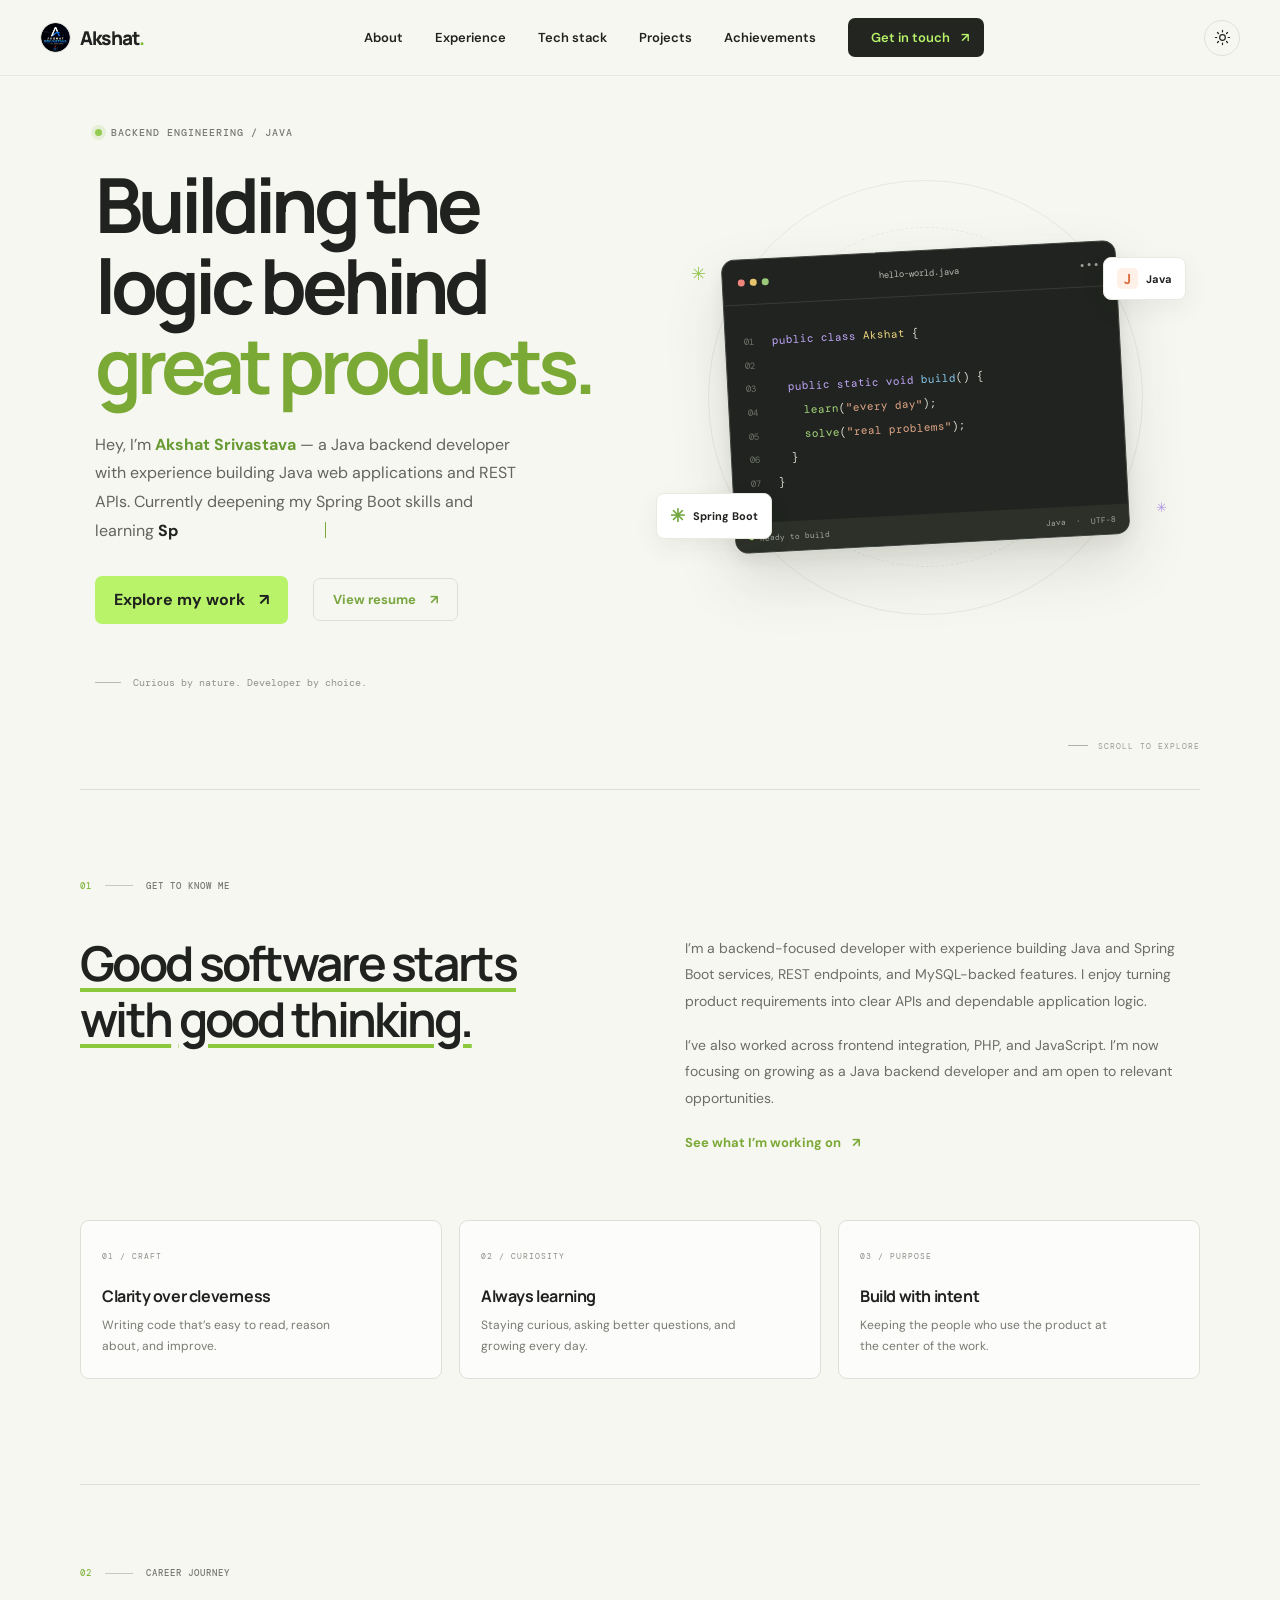
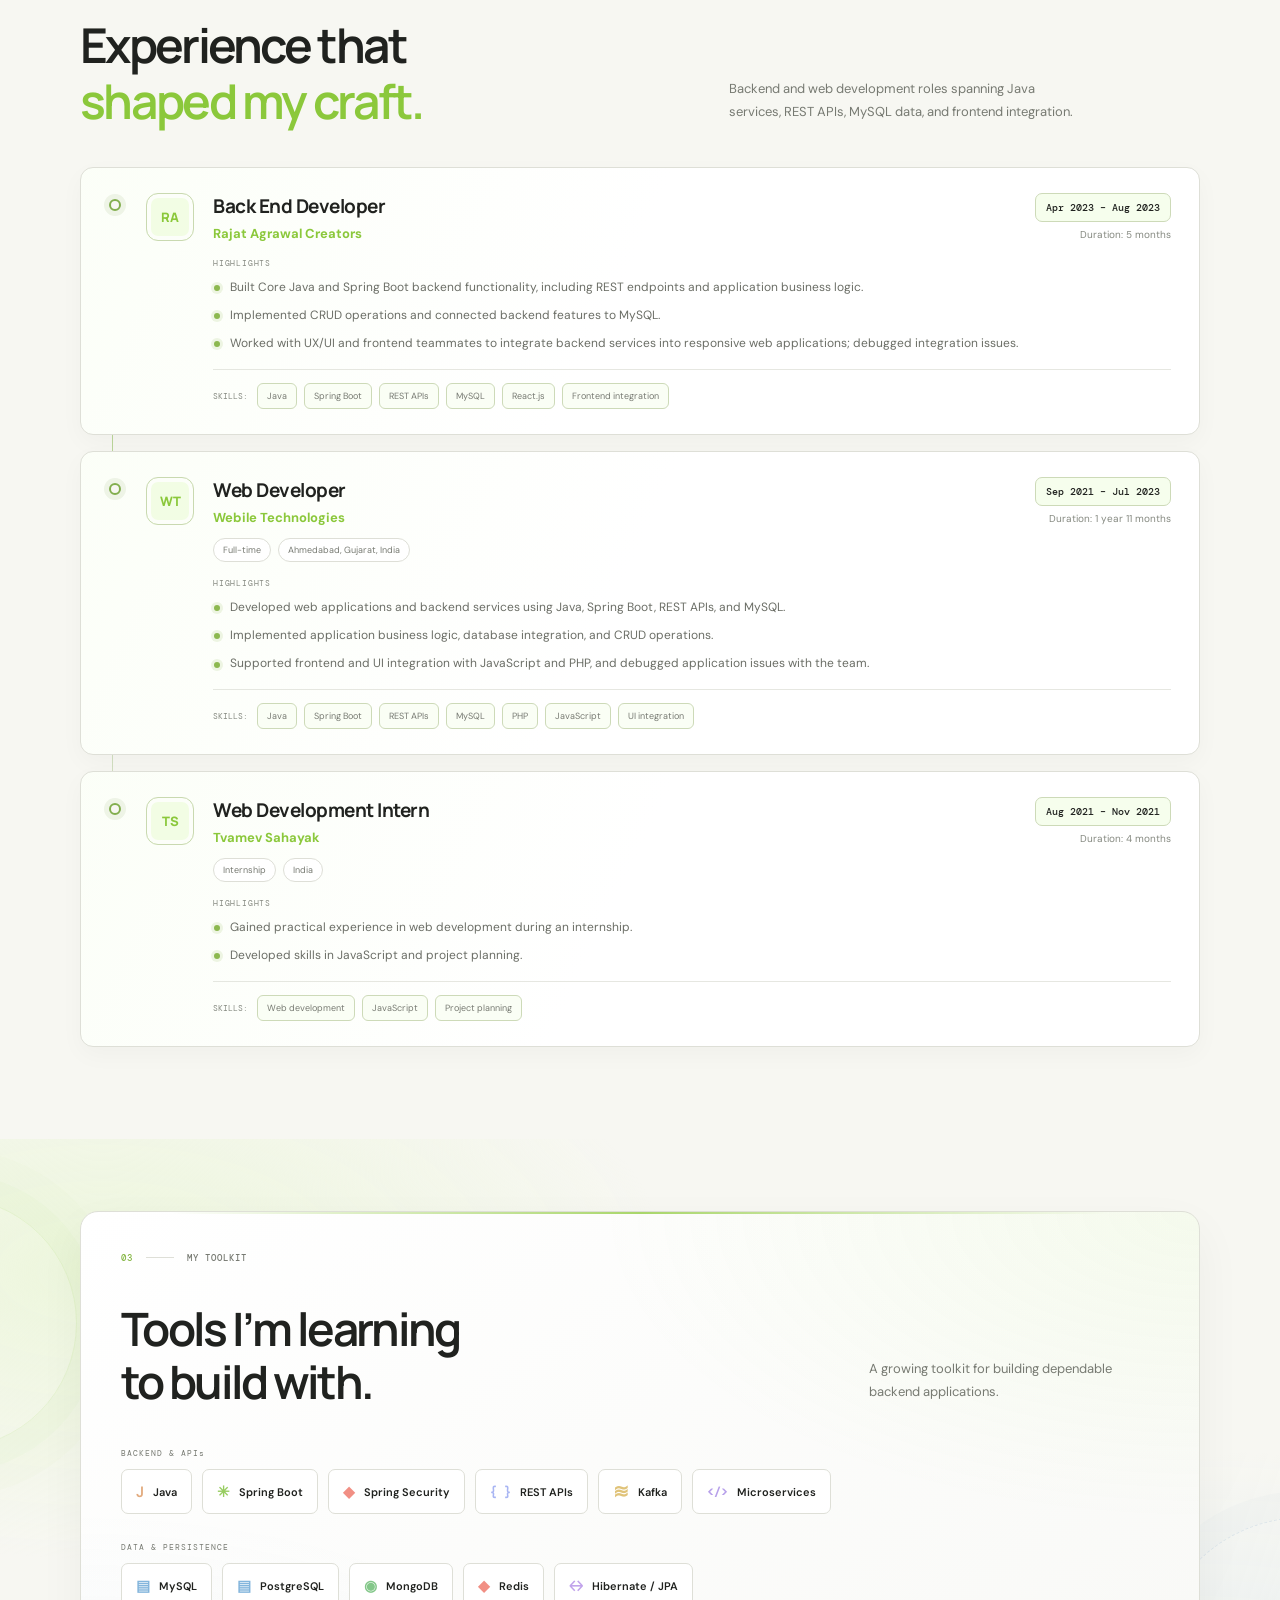
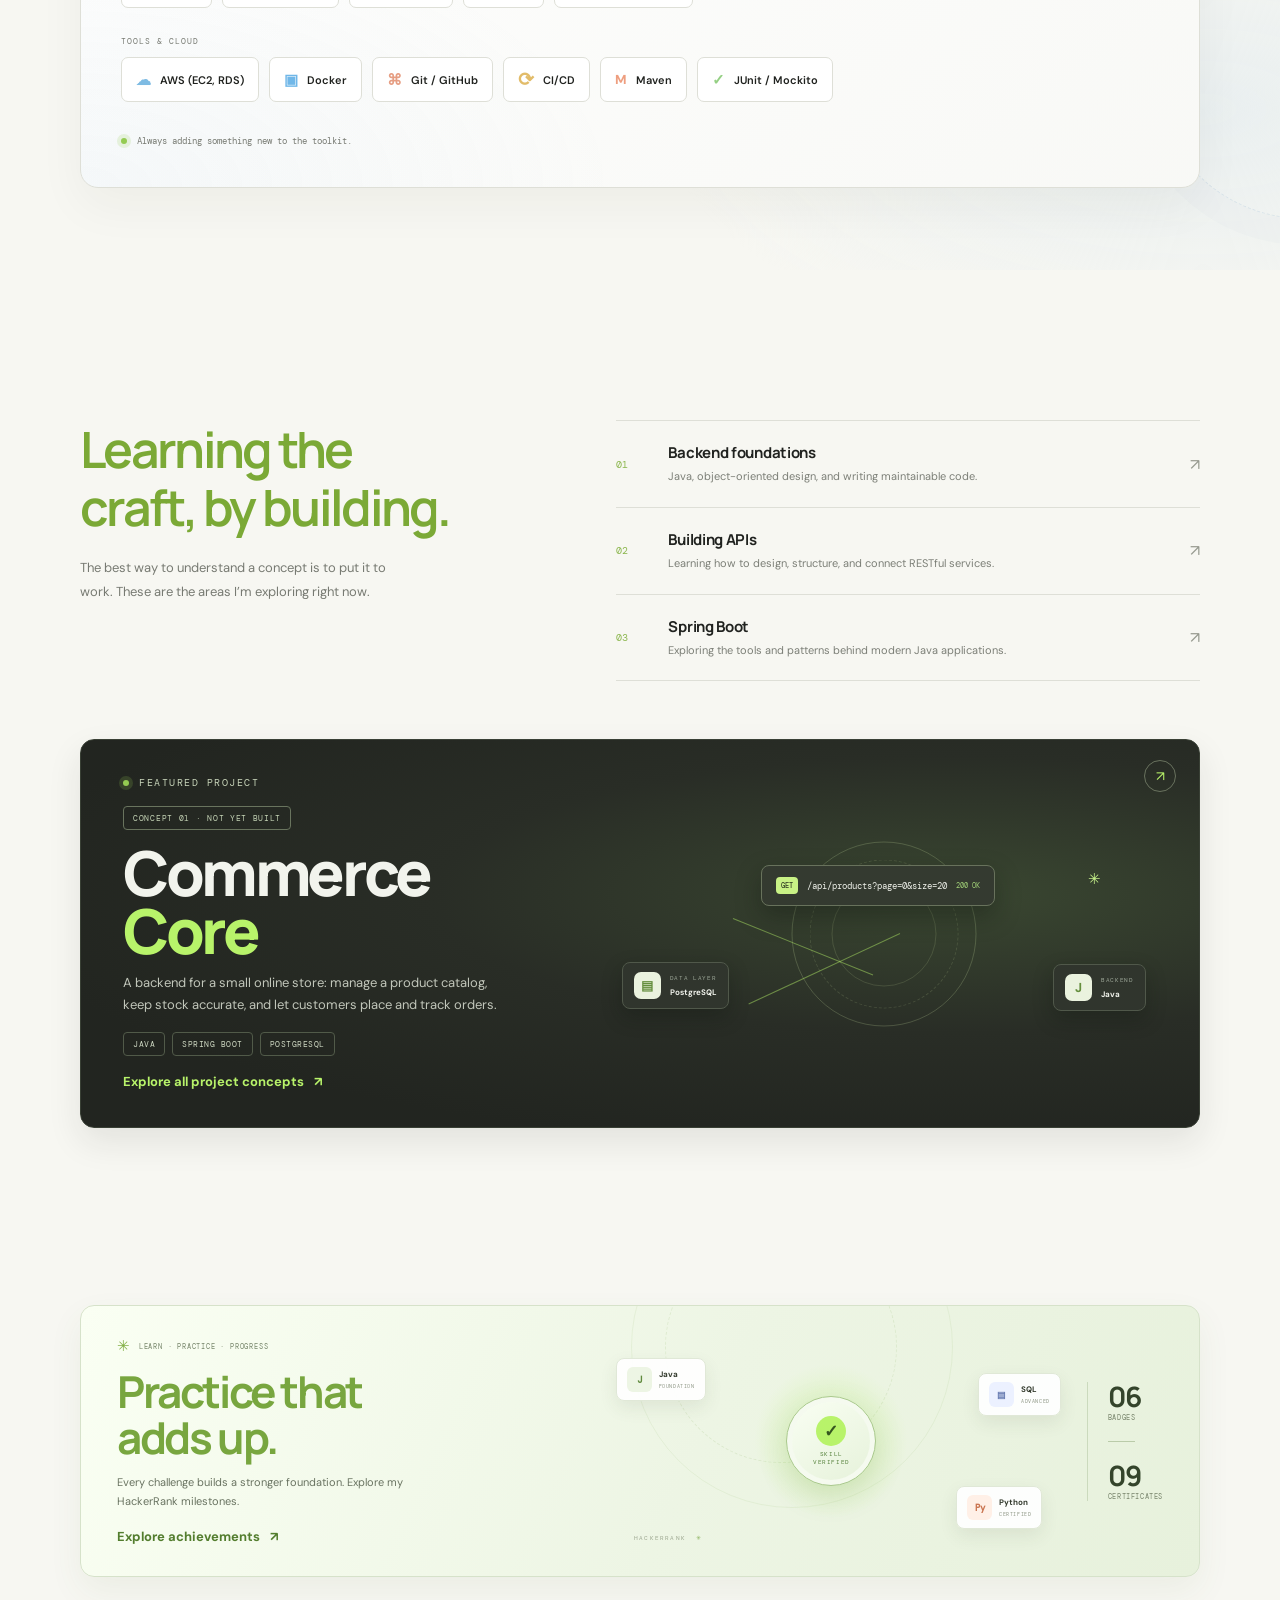
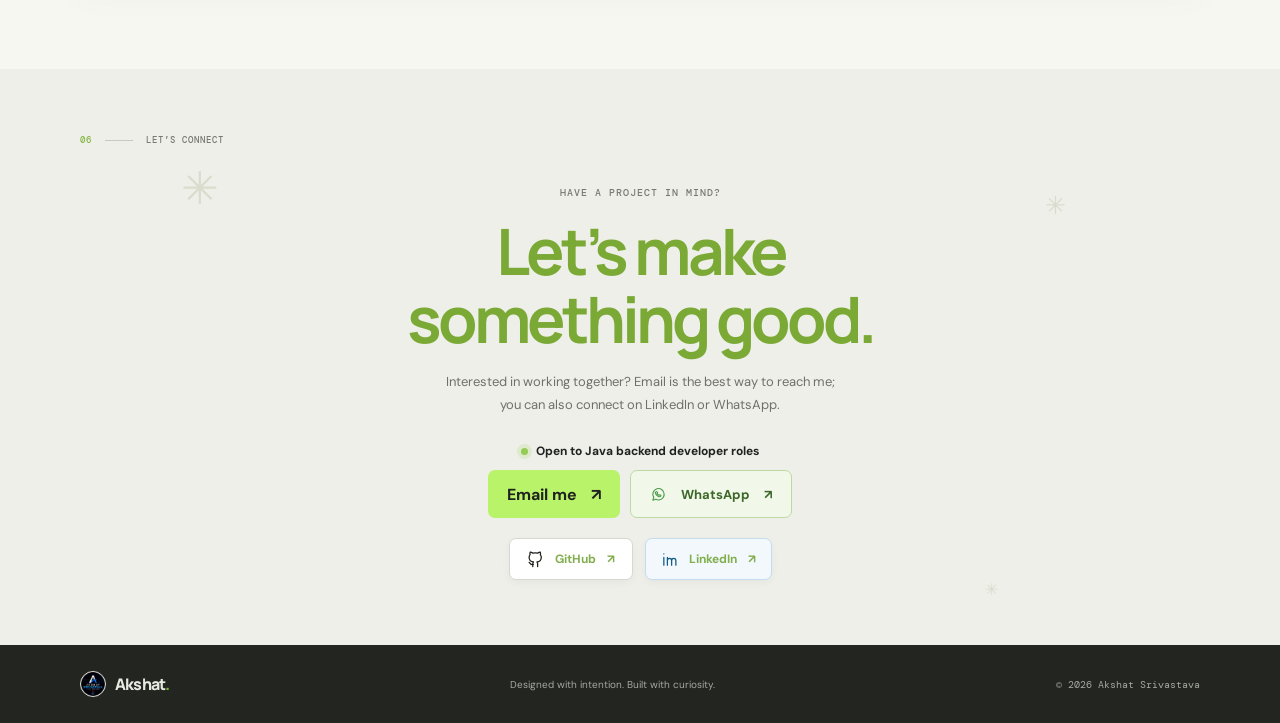
<file: index.html>
<!doctype html>
<html lang="en">
<head>
  <meta charset="UTF-8">
  <meta name="viewport" content="width=device-width, initial-scale=1">
  <meta name="theme-color" content="#f7f7f2">
  <meta name="description" content="Akshat Srivastava is a Java backend developer learning Spring Boot and building a strong foundation in backend engineering." data-content-meta="site.description">
  <title data-content-title="site.homeTitle">Akshat Srivastava — Java Backend Developer</title>
  <link rel="icon" type="image/png" href="assets/images/akshat-logo.png?v=2">
  <link rel="icon" type="image/x-icon" href="assets/images/favicon.ico?v=2">
  <link rel="preconnect" href="https://fonts.googleapis.com">
  <link rel="preconnect" href="https://fonts.gstatic.com" crossorigin>
  <link href="https://fonts.googleapis.com/css2?family=DM+Mono:wght@400;500&family=DM+Sans:wght@400;500;600;700&family=Manrope:wght@400;500;600;700;800&display=swap" rel="stylesheet">
  <link rel="stylesheet" href="assets/css/style.css?v=contact-cleanup-1">
  <link rel="stylesheet" href="assets/css/animations.css">
  <link rel="stylesheet" href="assets/css/responsive.css">
</head>
<body>
  <a class="skip-link" href="#main">Skip to content</a>
  <header class="site-header">
    <nav class="nav-shell" aria-label="Main navigation">
      <a class="wordmark" href="#top" aria-label="Akshat Srivastava, home" data-content-attr="site.name" data-content-attribute="aria-label"><img class="wordmark-mark" src="assets/images/akshat-logo.png" alt=""><span><span data-content="site.brand">Akshat</span><span class="wordmark-dot">.</span></span></a>
      <div class="nav-links" id="primary-nav">
        <a href="#about" data-content="navigation.about">About</a>
        <a href="#experience" data-content="navigation.experience">Experience</a>
        <a href="#stack" data-content="navigation.stack">Tech stack</a>
        <a href="pages/projects.html" data-content="navigation.projects">Projects</a>
        <a href="pages/certificates.html" data-content="navigation.achievements">Achievements</a>
        <a class="nav-cta" href="#contact"><span data-content="navigation.contact">Get in touch</span> <span aria-hidden="true">↗</span></a>
      </div>
      <button class="theme-toggle" type="button" aria-label="Switch to dark theme" title="Toggle theme">
        <svg class="sun-icon" viewBox="0 0 24 24" aria-hidden="true"><circle cx="12" cy="12" r="4"></circle><path d="M12 2v2m0 16v2M4.93 4.93l1.42 1.42m11.3 11.3 1.42 1.42M2 12h2m16 0h2M4.93 19.07l1.42-1.42m11.3-11.3 1.42-1.42"></path></svg>
        <svg class="moon-icon" viewBox="0 0 24 24" aria-hidden="true"><path d="M20.5 14.2A8.5 8.5 0 0 1 9.8 3.5 8.5 8.5 0 1 0 20.5 14.2Z"></path></svg>
      </button>
      <button class="menu-toggle" type="button" aria-label="Open navigation" aria-expanded="false" aria-controls="primary-nav">
        <span></span><span></span>
      </button>
    </nav>
  </header>

  <main id="main">
    <section class="hero section-wrap" id="top">
      <div class="hero-copy">
        <p class="eyebrow"><span class="status-dot"></span> <span data-content="hero.eyebrow">BACKEND ENGINEERING / JAVA</span></p>
        <h1><span data-content="hero.titleLine1">Building the</span><br><span data-content="hero.titleLine2">logic behind</span><br><span class="heading-accent" data-content="hero.titleAccent">great products.</span></h1>
        <p class="hero-description"><span data-content="hero.greeting">Hey, I’m</span> <span class="hero-name" data-content="site.name">Akshat Srivastava</span> — <span data-content="hero.summaryPrefix">a</span> <span data-content="site.role">Java backend developer</span> <span data-content="hero.summary">focused on creating reliable, thoughtful software. Currently learning</span> <span id="typing" class="typing-text">Spring Boot</span><span class="typing-caret" aria-hidden="true"></span></p>
        <div class="hero-actions">
          <a class="button button-primary" href="pages/projects.html"><span data-content="hero.projectsLabel">Explore my work</span> <span aria-hidden="true">↗</span></a>
          <a class="button button-outline" data-content-attr="hero.resumeUrl" href="assets/resume/Akshat-Srivastava-Resume-Placeholder.pdf" target="_blank" rel="noopener noreferrer"><span data-content="hero.resumeLabel">View resume</span> <span aria-hidden="true">↗</span></a>
        </div>
        <div class="hero-note"><span class="note-line"></span><span data-content="hero.note">Curious by nature. Developer by choice.</span></div>
      </div>
      <div class="hero-art" aria-label="Abstract illustration of a Java code editor">
        <div class="art-orbit orbit-one"></div>
        <div class="art-orbit orbit-two"></div>
        <div class="code-window">
          <div class="window-top"><span class="window-dots"><i></i><i></i><i></i></span><span class="window-label">hello-world.java</span><span class="window-menu">•••</span></div>
          <div class="code-content" aria-hidden="true">
            <div><span class="code-line-no">01</span><span class="syntax-purple">public class</span> <span class="syntax-yellow" data-content="site.brand">Akshat</span> {</div>
            <div><span class="code-line-no">02</span>&nbsp;</div>
            <div><span class="code-line-no">03</span>&nbsp;&nbsp;<span class="syntax-purple">public static void</span> <span class="syntax-blue">build</span>() {</div>
            <div><span class="code-line-no">04</span>&nbsp;&nbsp;&nbsp;&nbsp;<span class="syntax-green">learn</span>(<span class="syntax-orange">"every day"</span>);</div>
            <div><span class="code-line-no">05</span>&nbsp;&nbsp;&nbsp;&nbsp;<span class="syntax-green">solve</span>(<span class="syntax-orange">"real problems"</span>);</div>
            <div><span class="code-line-no">06</span>&nbsp;&nbsp;}</div>
            <div><span class="code-line-no">07</span>}</div>
          </div>
          <div class="window-status"><span><i></i> Ready to build</span><span>Java&nbsp; · &nbsp;UTF-8</span></div>
        </div>
        <div class="floating-tag tag-java"><span class="java-mark" id="hero-skill-primary-icon">J</span><span id="hero-skill-primary-name">Java</span></div>
        <div class="floating-tag tag-spring"><span class="spring-mark" id="hero-skill-secondary-icon">✳</span><span id="hero-skill-secondary-name">Spring Boot</span></div>
        <span class="art-spark spark-one" aria-hidden="true">✳</span>
        <span class="art-spark spark-two" aria-hidden="true">✳</span>
      </div>
      <a class="scroll-cue" href="#about"><span></span> SCROLL TO EXPLORE</a>
    </section>

    <section class="about-section section-wrap" id="about">
      <div class="section-kicker"><span>01</span><span class="kicker-rule"></span><span data-content="about.eyebrow">GET TO KNOW ME</span></div>
      <div class="about-grid">
        <h2><span data-content="about.title">Good software starts with</span> <span data-content="about.titleAccent">good thinking.</span></h2>
        <div class="about-copy">
          <p data-content="about.paragraphs.0">I’m a developer building my path in backend engineering. I enjoy understanding how things work under the hood, writing clear code, and turning a tricky problem into a simple solution.</p>
          <p data-content="about.paragraphs.1">Right now, I’m deepening my Java skills and exploring Spring Boot — one project, one concept, and one better solution at a time.</p>
          <a class="text-link" href="pages/projects.html"><span data-content="about.linkLabel">See what I’m working on</span> <span aria-hidden="true">↗</span></a>
        </div>
      </div>
      <div class="principles" id="principle-cards" aria-live="polite"></div>
    </section>

    <section class="experience-section section-wrap" id="experience" aria-labelledby="experience-title">
      <div class="section-kicker"><span>02</span><span class="kicker-rule"></span><span data-content="experience.eyebrow">CAREER JOURNEY</span></div>
      <div class="experience-heading">
        <h2 id="experience-title"><span data-content="experience.title">Experience that</span><br><span data-content="experience.titleAccent">shaped my craft.</span></h2>
        <p data-content="experience.description">Roles where I built web experiences, backend services, and practical problem-solving skills.</p>
      </div>
      <div class="experience-list" id="experience-list" aria-live="polite"></div>
    </section>

    <section class="stack-section" id="stack">
      <div class="section-wrap stack-wrap">
        <div class="section-kicker"><span>03</span><span class="kicker-rule"></span><span data-content="stack.eyebrow">MY TOOLKIT</span></div>
        <div class="stack-heading"><h2><span data-content="stack.title">Tools I’m learning</span><br><span data-content="stack.titleAccent">to build with.</span></h2><p data-content="stack.description">A growing toolkit for building dependable backend applications.</p></div>
        <div class="stack-groups" id="stack-groups" aria-label="Technologies" aria-live="polite"></div>
        <p class="stack-footnote"><span class="status-dot"></span> <span data-content="stack.note">Always adding something new to the toolkit.</span></p>
      </div>
    </section>

    <section class="focus-section section-wrap">
      <div class="section-kicker"><span>04</span><span class="kicker-rule"></span><span data-content="focus.eyebrow">WHAT I’M FOCUSED ON</span></div>
      <div class="focus-grid">
        <div><h2><span data-content="focus.title">Learning the</span><br><span data-content="focus.titleLine2">craft,</span> <span data-content="focus.titleAccent">by building.</span></h2><p class="focus-intro" data-content="focus.description">The best way to understand a concept is to put it to work. These are the areas I’m exploring right now.</p></div>
        <div class="focus-items" id="focus-items" aria-live="polite"></div>
      </div>
      <a class="projects-callout" id="featured-project-callout" href="pages/projects.html" aria-label="Explore Java backend project concepts">
        <div class="project-callout-copy"><span class="callout-label"><span class="status-dot"></span> <span data-content="featured.label">FEATURED PROJECT</span></span><span class="project-concept-label" data-content="featured.concept">CONCEPT 01 · NOT YET BUILT</span><h3 id="featured-project-name">Commerce<br><span>Core</span></h3><p id="featured-project-description">A Java backend concept for products, inventory, and order management—designed around clean APIs and reliable data.</p><div class="project-feature-tags" id="featured-project-tags"><span>JAVA</span><span>SPRING BOOT</span><span>POSTGRESQL</span></div><span class="callout-link"><span data-content="featured.linkLabel">Explore all project concepts</span> <span aria-hidden="true">↗</span></span></div>
        <div class="project-preview-art" aria-hidden="true">
          <div class="preview-orbit"></div>
          <div class="preview-api"><span id="featured-endpoint-method">POST</span><b id="featured-endpoint-path">/api/orders</b><i id="featured-endpoint-status">201 CREATED</i></div>
          <div class="preview-node node-db"><span>▤</span><small>DATA LAYER</small><b id="featured-database-name">PostgreSQL</b></div>
          <div class="preview-node node-java"><span id="featured-backend-icon">J</span><small>BACKEND</small><b id="featured-backend-name">Spring Boot</b></div>
          <div class="preview-connector connector-one"></div><div class="preview-connector connector-two"></div>
          <span class="preview-spark">✳</span>
        </div>
        <span class="project-callout-arrow" aria-hidden="true">↗</span>
      </a>
    </section>

    <section class="home-achievements section-wrap" aria-labelledby="home-achievements-heading">
      <div class="section-kicker"><span>05</span><span class="kicker-rule"></span><span data-content="homeAchievements.eyebrow">HACKERRANK</span></div>
      <a class="home-achievements-content" href="pages/certificates.html" aria-label="View HackerRank badges and certificates" data-content-attr="homeAchievements.accessibleLabel" data-content-attribute="aria-label">
        <div class="achievement-copy"><span class="achievement-overline"><span class="achievement-spark">✳</span> <span data-content="homeAchievements.overline">LEARN · PRACTICE · PROGRESS</span></span><h2 id="home-achievements-heading"><span data-content="homeAchievements.title">Practice that</span><br><span data-content="homeAchievements.titleAccent">adds up.</span></h2><p data-content="homeAchievements.description">Every challenge builds a stronger foundation. Explore my HackerRank milestones.</p><span class="achievement-link"><span data-content="homeAchievements.linkLabel">Explore achievements</span> <span aria-hidden="true">↗</span></span></div>
        <div class="achievement-visual" aria-hidden="true">
          <div class="achievement-glow"></div>
          <div class="achievement-seal"><span>✓</span><small>SKILL<br>VERIFIED</small></div>
          <div class="achievement-minis" id="achievement-minis"></div>
          <div class="achievement-visual-caption">HACKERRANK <span>✳</span></div>
        </div>
        <div class="home-achievement-stats"><div><strong id="home-badge-count">06</strong><span data-content="homeAchievements.badgeCountLabel">BADGES</span></div><i></i><div><strong id="home-certificate-count">09</strong><span data-content="homeAchievements.certificateCountLabel">CERTIFICATES</span></div></div>
      </a>
    </section>

    <section class="contact-section" id="contact">
      <div class="section-wrap contact-wrap">
        <div class="section-kicker"><span>06</span><span class="kicker-rule"></span><span data-content="contact.eyebrow">LET’S CONNECT</span></div>
        <div class="contact-content"><p class="eyebrow" data-content="contact.prompt">HAVE A PROJECT IN MIND?</p><h2><span data-content="contact.title">Let’s make</span><br><span data-content="contact.titleAccent">something good.</span></h2><p class="contact-copy" data-content="contact.description">I’m always open to a conversation about software, ideas, and opportunities to grow.</p><p class="contact-opportunity"><span class="status-dot"></span><span data-content="contact.opportunity">Open to Java Backend opportunities</span></p><a class="contact-email-link" data-content-attr="contact.emailHref" data-content-attribute="href" data-content-label="contact.emailAriaLabel" href="mailto:imakshat24@gmail.com" aria-label="Email Akshat at imakshat24@gmail.com"><span data-content="contact.emailAddress">imakshat24@gmail.com</span><span aria-hidden="true">↗</span></a><div class="contact-actions"><a class="button button-primary" data-content-attr="contact.emailHref" href="mailto:imakshat24@gmail.com"><span data-content="contact.emailLabel">Email me</span> <span aria-hidden="true">↗</span></a><a class="button button-whatsapp" id="whatsapp-link" href="https://wa.me/919914805645" target="_blank" rel="noopener noreferrer"><svg class="whatsapp-mark" viewBox="0 0 24 24" aria-hidden="true"><path d="M20 11.7a8 8 0 0 1-11.8 7L4 20l1.3-4A8 8 0 1 1 20 11.7Z"></path><path d="M9 8.2c.3-.4.6-.4.8-.1l.9 1.5c.1.2.1.4-.1.6l-.5.6c.6 1.1 1.4 1.8 2.5 2.3l.5-.6c.2-.2.4-.2.6-.1l1.5.7c.3.2.3.5.2.8-.2.7-.8 1.1-1.5 1.2-2.6.2-6.4-3.3-6.3-5.9 0-.4.6-.9 1.4-1Z"></path></svg> <span data-content="contact.whatsappLabel">WhatsApp</span> <span aria-hidden="true">↗</span></a></div><div class="social-links" aria-label="Social profiles" data-content-attr="contact.socialAccessibleLabel" data-content-attribute="aria-label"><a class="social-link github-link" data-content-attr="contact.githubUrl" href="https://github.com/akshat303" target="_blank" rel="noopener noreferrer"><svg viewBox="0 0 24 24" aria-hidden="true"><path d="M9 19c-4.3 1.4-4.3-2.5-6-3m12 6v-3.9a3.4 3.4 0 0 0-.9-2.6c3-.3 6.1-1.5 6.1-6.7a5.2 5.2 0 0 0-1.4-3.6 4.8 4.8 0 0 0-.1-3.6s-1.1-.4-3.7 1.4a13 13 0 0 0-6.8 0C5.6 1.2 4.5 1.6 4.5 1.6a4.8 4.8 0 0 0-.1 3.6A5.2 5.2 0 0 0 3 8.8c0 5.2 3.1 6.4 6.1 6.7a3.4 3.4 0 0 0-.9 2.6V22"></path></svg> <span data-content="contact.githubLabel">GitHub</span> <span aria-hidden="true">↗</span></a><a class="social-link linkedin-link" data-content-attr="contact.linkedinUrl" href="https://www.linkedin.com/in/akshat303sri/" target="_blank" rel="noopener noreferrer"><svg viewBox="0 0 24 24" aria-hidden="true"><path d="M4 9v11M4 4v.1M9 20v-6.2c0-2 1.2-3.3 3-3.3s3 1.3 3 3.3V20m0-6.2c0-2 1.2-3.3 3-3.3s3 1.3 3 3.3V20M9 9v11"></path></svg> <span data-content="contact.linkedinLabel">LinkedIn</span> <span aria-hidden="true">↗</span></a></div></div>
        <div class="contact-decoration" aria-hidden="true"><span>✳</span><span>✳</span><span>✳</span></div>
      </div>
    </section>
  </main>

  <footer class="site-footer">
    <div class="footer-inner"><a class="wordmark footer-wordmark" href="#top"><img class="wordmark-mark" src="assets/images/akshat-logo.png" alt=""><span><span data-content="site.brand">Akshat</span><span class="wordmark-dot">.</span></span></a><p data-content="site.tagline">Designed with intention. Built with curiosity.</p><span class="footer-copy">© <span id="year"></span> <span data-content="site.name">Akshat Srivastava</span></span></div>
  </footer>
  <script src="assets/js/main.js"></script>
  <script src="assets/js/theme.js"></script>
  <script src="assets/js/content-data.js"></script>
  <script src="assets/js/site-content.js"></script>
  <script src="assets/js/typing.js"></script>
  <script src="assets/js/portfolio-home.js"></script>
  <script src="assets/js/experience.js"></script>
</body>
</html>
</file>
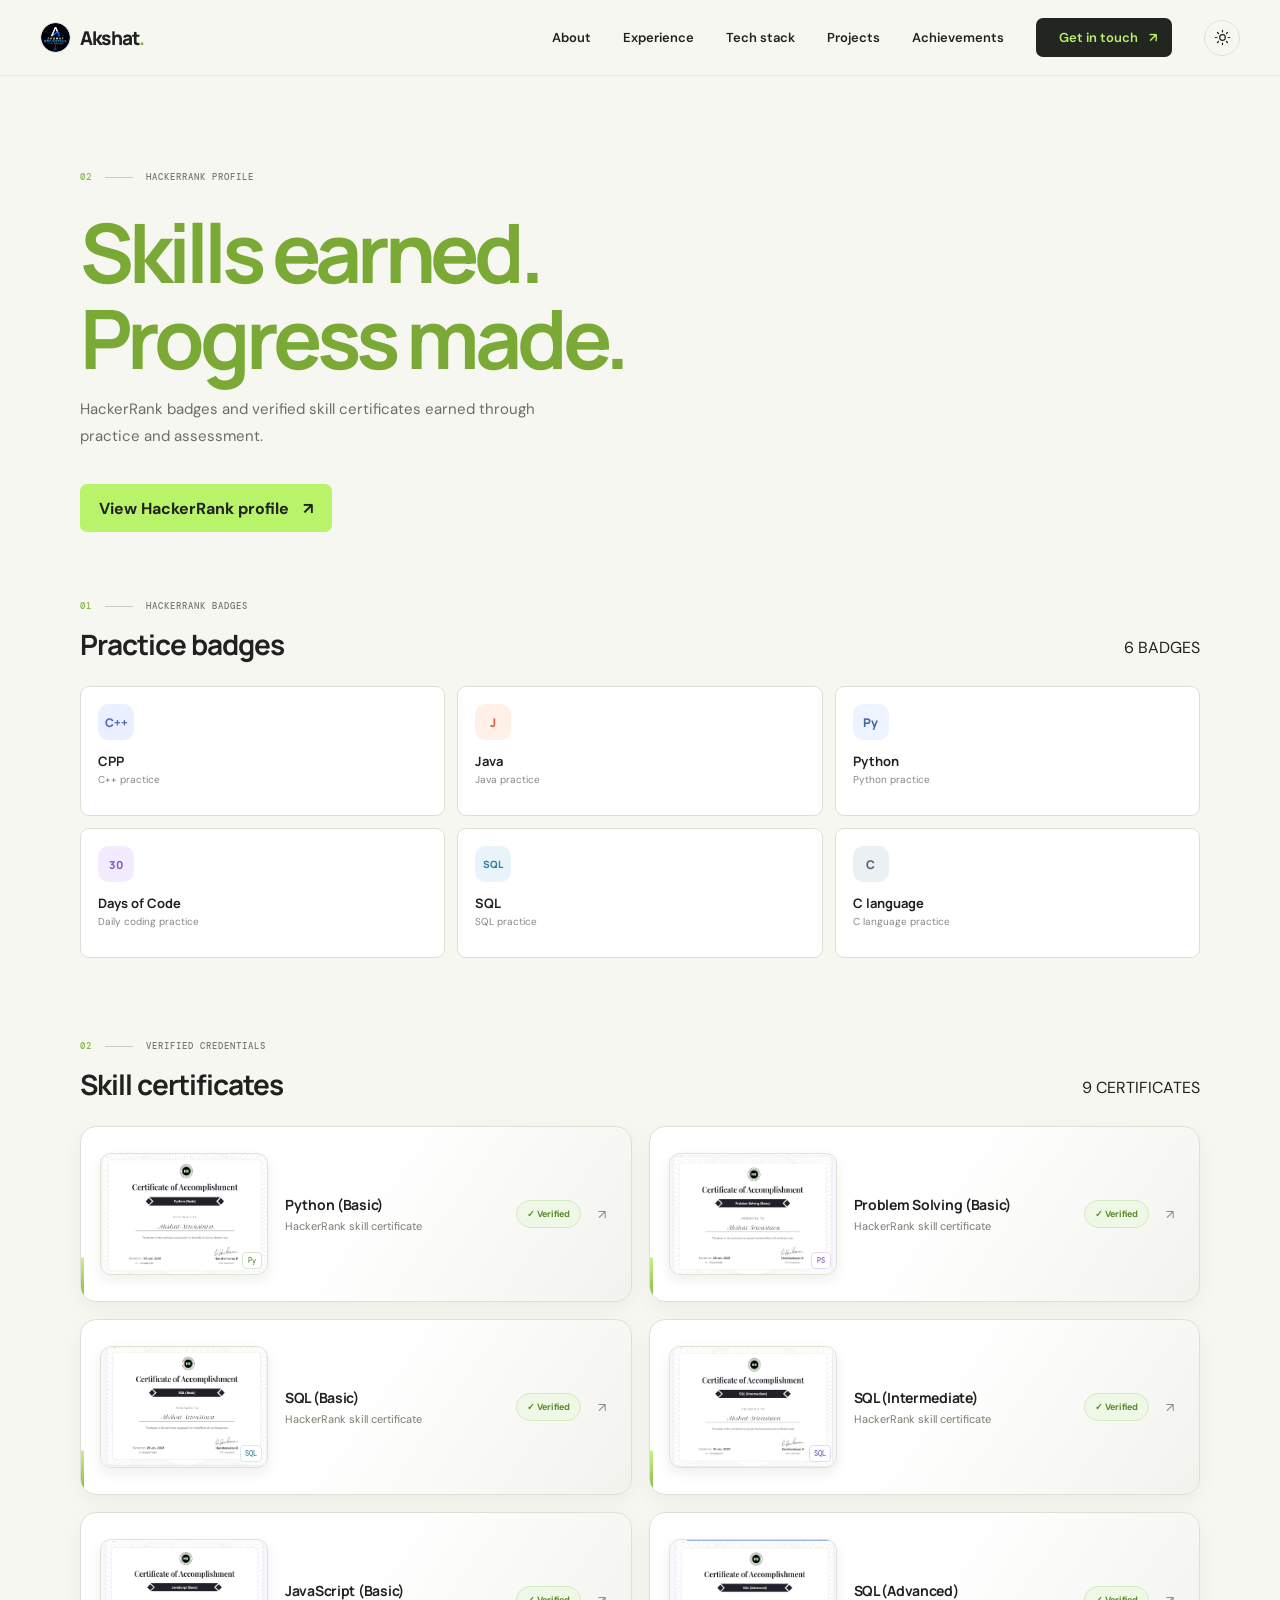
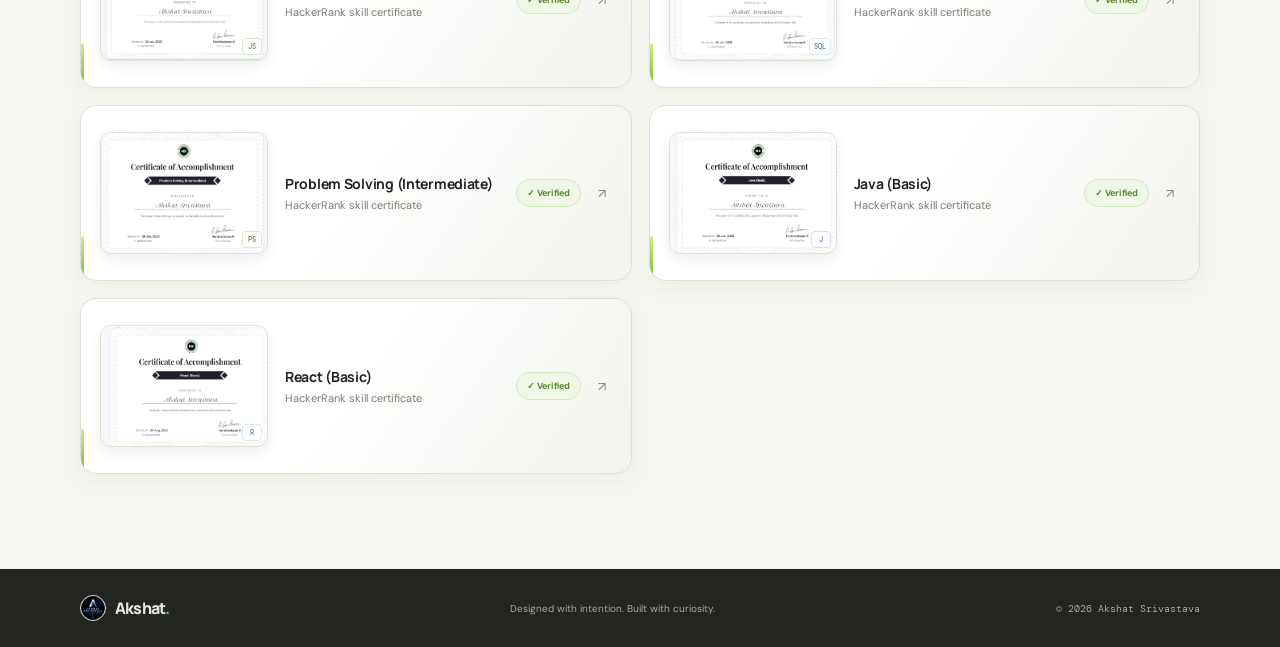
<file: pages/certificates.html>
<!doctype html>
<html lang="en">
<head>
  <meta charset="UTF-8">
  <meta name="viewport" content="width=device-width, initial-scale=1">
  <meta name="theme-color" content="#f7f7f2">
  <meta name="description" content="HackerRank badges and verified skill certificates earned by Akshat Srivastava." data-content-meta="site.achievementsDescription">
  <title data-content-title="site.achievementsTitle">Badges &amp; Certificates — Akshat Srivastava</title>
  <link rel="icon" type="image/png" href="../assets/images/akshat-logo.png?v=2">
  <link rel="icon" type="image/x-icon" href="../assets/images/favicon.ico?v=2">
  <link rel="preconnect" href="https://fonts.googleapis.com">
  <link rel="preconnect" href="https://fonts.gstatic.com" crossorigin>
  <link href="https://fonts.googleapis.com/css2?family=DM+Mono:wght@400;500&family=DM+Sans:wght@400;500;600;700&family=Manrope:wght@400;500;600;700;800&display=swap" rel="stylesheet">
  <link rel="stylesheet" href="../assets/css/style.css">
  <link rel="stylesheet" href="../assets/css/animations.css">
  <link rel="stylesheet" href="../assets/css/responsive.css">
</head>
<body data-content-path="../assets/data/site-content.json">
  <a class="skip-link" href="#main">Skip to content</a>
  <header class="site-header">
    <nav class="nav-shell" aria-label="Main navigation">
      <a class="wordmark" href="../index.html" data-content-attr="site.name" data-content-attribute="aria-label"><img class="wordmark-mark" src="../assets/images/akshat-logo.png" alt=""><span><span data-content="site.brand">Akshat</span><span class="wordmark-dot">.</span></span></a>
      <button class="menu-toggle" type="button" aria-label="Open navigation" aria-expanded="false" aria-controls="primary-nav"><span></span><span></span></button>
      <div class="nav-links" id="primary-nav">
        <a href="../index.html#about" data-content="navigation.about">About</a>
        <a href="../index.html#experience" data-content="navigation.experience">Experience</a>
        <a href="../index.html#stack" data-content="navigation.stack">Tech stack</a>
        <a href="projects.html" data-content="navigation.projects">Projects</a>
        <a href="certificates.html" aria-current="page" data-content="navigation.achievements">Achievements</a>
        <a class="nav-cta" href="../index.html#contact"><span data-content="navigation.contact">Get in touch</span> <span aria-hidden="true">↗</span></a>
        <button class="theme-toggle" type="button" aria-label="Switch to dark theme" title="Toggle theme">
          <svg class="sun-icon" viewBox="0 0 24 24" aria-hidden="true"><circle cx="12" cy="12" r="4"></circle><path d="M12 2v2m0 16v2M4.93 4.93l1.42 1.42m11.3 11.3 1.42 1.42M2 12h2m16 0h2M4.93 19.07l1.42-1.42m11.3-11.3 1.42-1.42"></path></svg>
          <svg class="moon-icon" viewBox="0 0 24 24" aria-hidden="true"><path d="M20.5 14.2A8.5 8.5 0 0 1 9.8 3.5 8.5 8.5 0 1 0 20.5 14.2Z"></path></svg>
        </button>
      </div>
    </nav>
  </header>
  <main class="subpage-main section-wrap" id="main">
    <section class="subpage-hero">
      <div class="section-kicker"><span>02</span><span class="kicker-rule"></span><span data-content="achievementsPage.eyebrow">HACKERRANK PROFILE</span></div>
      <h1><span data-content="achievementsPage.title">Skills earned.</span><br><span data-content="achievementsPage.titleAccent">Progress made.</span></h1>
      <p data-content="achievementsPage.description">HackerRank badges and verified skill certificates earned through practice and assessment.</p>
      <a class="button button-primary profile-button" id="hackerRank-profile-link" href="https://www.hackerrank.com/profile/sri303akshat" target="_blank" rel="noopener noreferrer"><span data-content="achievementsPage.profileLabel">View HackerRank profile</span> <span aria-hidden="true">↗</span></a>
    </section>
    <section class="achievement-section" aria-labelledby="badges-heading">
      <div class="achievement-heading">
        <div><div class="section-kicker"><span>01</span><span class="kicker-rule"></span><span data-content="achievementsPage.badgesEyebrow">HACKERRANK BADGES</span></div><h2 id="badges-heading" data-content="achievementsPage.badgesTitle">Practice badges</h2></div>
        <span class="achievement-count" id="badge-count">6 BADGES</span>
      </div>
      <div class="badge-grid" id="badge-grid" aria-live="polite"></div>
    </section>
    <section class="achievement-section certificates-section" aria-labelledby="certificates-heading">
      <div class="achievement-heading">
        <div><div class="section-kicker"><span>02</span><span class="kicker-rule"></span><span data-content="achievementsPage.certificatesEyebrow">VERIFIED CREDENTIALS</span></div><h2 id="certificates-heading" data-content="achievementsPage.certificatesTitle">Skill certificates</h2></div>
        <span class="achievement-count" id="certificate-count">9 CERTIFICATES</span>
      </div>
      <div class="certificate-grid" id="certificate-grid" aria-live="polite"></div>
    </section>
  </main>
  <footer class="site-footer"><div class="footer-inner"><a class="wordmark footer-wordmark" href="../index.html"><img class="wordmark-mark" src="../assets/images/akshat-logo.png" alt=""><span><span data-content="site.brand">Akshat</span><span class="wordmark-dot">.</span></span></a><p data-content="site.tagline">Designed with intention. Built with curiosity.</p><span class="footer-copy">© <span id="year"></span> <span data-content="site.name">Akshat Srivastava</span></span></div></footer>
  <script src="../assets/js/main.js"></script>
  <script src="../assets/js/theme.js"></script>
  <script src="../assets/js/content-data.js"></script>
  <script src="../assets/js/site-content.js"></script>
  <script src="../assets/js/achievements-page.js"></script>
</body>
</html>
</file>
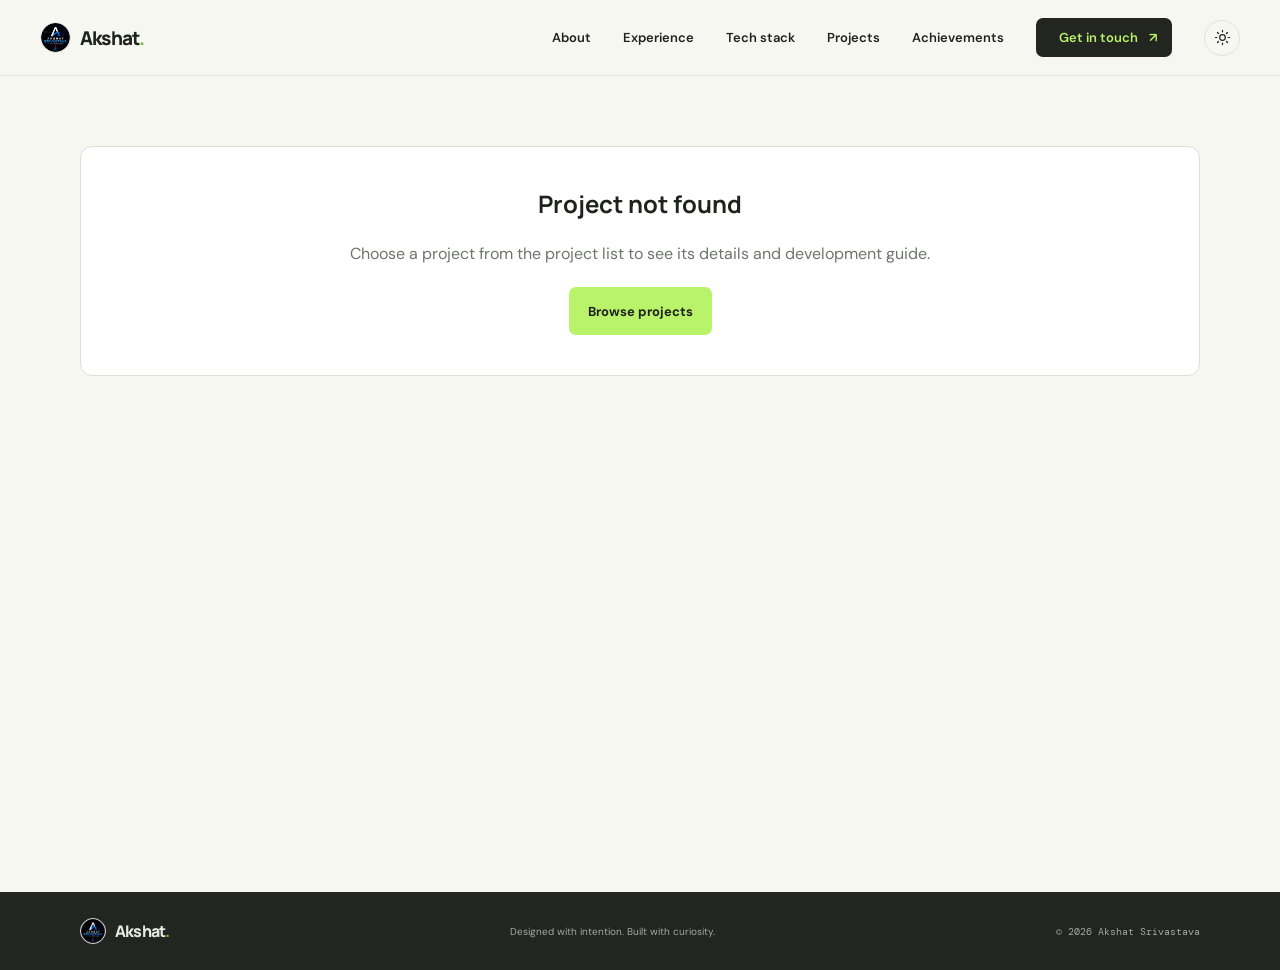
<file: pages/project-details.html>
<!doctype html>
<html lang="en">
<head>
  <meta charset="UTF-8">
  <meta name="viewport" content="width=device-width, initial-scale=1">
  <meta name="theme-color" content="#f7f7f2">
  <meta name="description" content="Project concept details, features, and a practical Java backend development roadmap." data-content-meta="site.projectDetailsDescription">
  <title data-content-title="site.projectTitle">Project details — Akshat Srivastava</title>
  <link rel="icon" type="image/png" href="../assets/images/akshat-logo.png?v=2">
  <link rel="icon" type="image/x-icon" href="../assets/images/favicon.ico?v=2">
  <link rel="preconnect" href="https://fonts.googleapis.com">
  <link rel="preconnect" href="https://fonts.gstatic.com" crossorigin>
  <link href="https://fonts.googleapis.com/css2?family=DM+Mono:wght@400;500&family=DM+Sans:wght@400;500;600;700&family=Manrope:wght@400;500;600;700;800&display=swap" rel="stylesheet">
  <link rel="stylesheet" href="../assets/css/style.css">
  <link rel="stylesheet" href="../assets/css/animations.css">
  <link rel="stylesheet" href="../assets/css/responsive.css">
</head>
<body data-content-path="../assets/data/site-content.json">
  <a class="skip-link" href="#main">Skip to content</a>
  <header class="site-header">
    <nav class="nav-shell" aria-label="Main navigation">
      <a class="wordmark" href="../index.html" data-content-attr="site.name" data-content-attribute="aria-label"><img class="wordmark-mark" src="../assets/images/akshat-logo.png" alt=""><span><span data-content="site.brand">Akshat</span><span class="wordmark-dot">.</span></span></a>
      <button class="menu-toggle" type="button" aria-label="Open navigation" aria-expanded="false" aria-controls="primary-nav"><span></span><span></span></button>
      <div class="nav-links" id="primary-nav">
        <a href="../index.html#about" data-content="navigation.about">About</a>
        <a href="../index.html#experience" data-content="navigation.experience">Experience</a>
        <a href="../index.html#stack" data-content="navigation.stack">Tech stack</a>
        <a href="projects.html" aria-current="page" data-content="navigation.projects">Projects</a>
        <a href="certificates.html" data-content="navigation.achievements">Achievements</a>
        <a class="nav-cta" href="../index.html#contact"><span data-content="navigation.contact">Get in touch</span> <span aria-hidden="true">↗</span></a>
        <button class="theme-toggle" type="button" aria-label="Switch to dark theme" title="Toggle theme">
          <svg class="sun-icon" viewBox="0 0 24 24" aria-hidden="true"><circle cx="12" cy="12" r="4"></circle><path d="M12 2v2m0 16v2M4.93 4.93l1.42 1.42m11.3 11.3 1.42 1.42M2 12h2m16 0h2M4.93 19.07l1.42-1.42m11.3-11.3 1.42-1.42"></path></svg>
          <svg class="moon-icon" viewBox="0 0 24 24" aria-hidden="true"><path d="M20.5 14.2A8.5 8.5 0 0 1 9.8 3.5 8.5 8.5 0 1 0 20.5 14.2Z"></path></svg>
        </button>
      </div>
    </nav>
  </header>
  <main class="subpage-main section-wrap project-detail-page" id="main">
    <div id="project-detail-content" aria-live="polite">
      <p class="project-detail-error">Loading project details…</p>
    </div>
  </main>
  <footer class="site-footer"><div class="footer-inner"><a class="wordmark footer-wordmark" href="../index.html"><img class="wordmark-mark" src="../assets/images/akshat-logo.png" alt=""><span><span data-content="site.brand">Akshat</span><span class="wordmark-dot">.</span></span></a><p data-content="site.tagline">Designed with intention. Built with curiosity.</p><span class="footer-copy">© <span id="year"></span> <span data-content="site.name">Akshat Srivastava</span></span></div></footer>
  <script src="../assets/js/main.js"></script>
  <script src="../assets/js/theme.js"></script>
  <script src="../assets/js/content-data.js"></script>
  <script src="../assets/js/site-content.js"></script>
  <script src="../assets/js/project-details.js"></script>
</body>
</html>
</file>
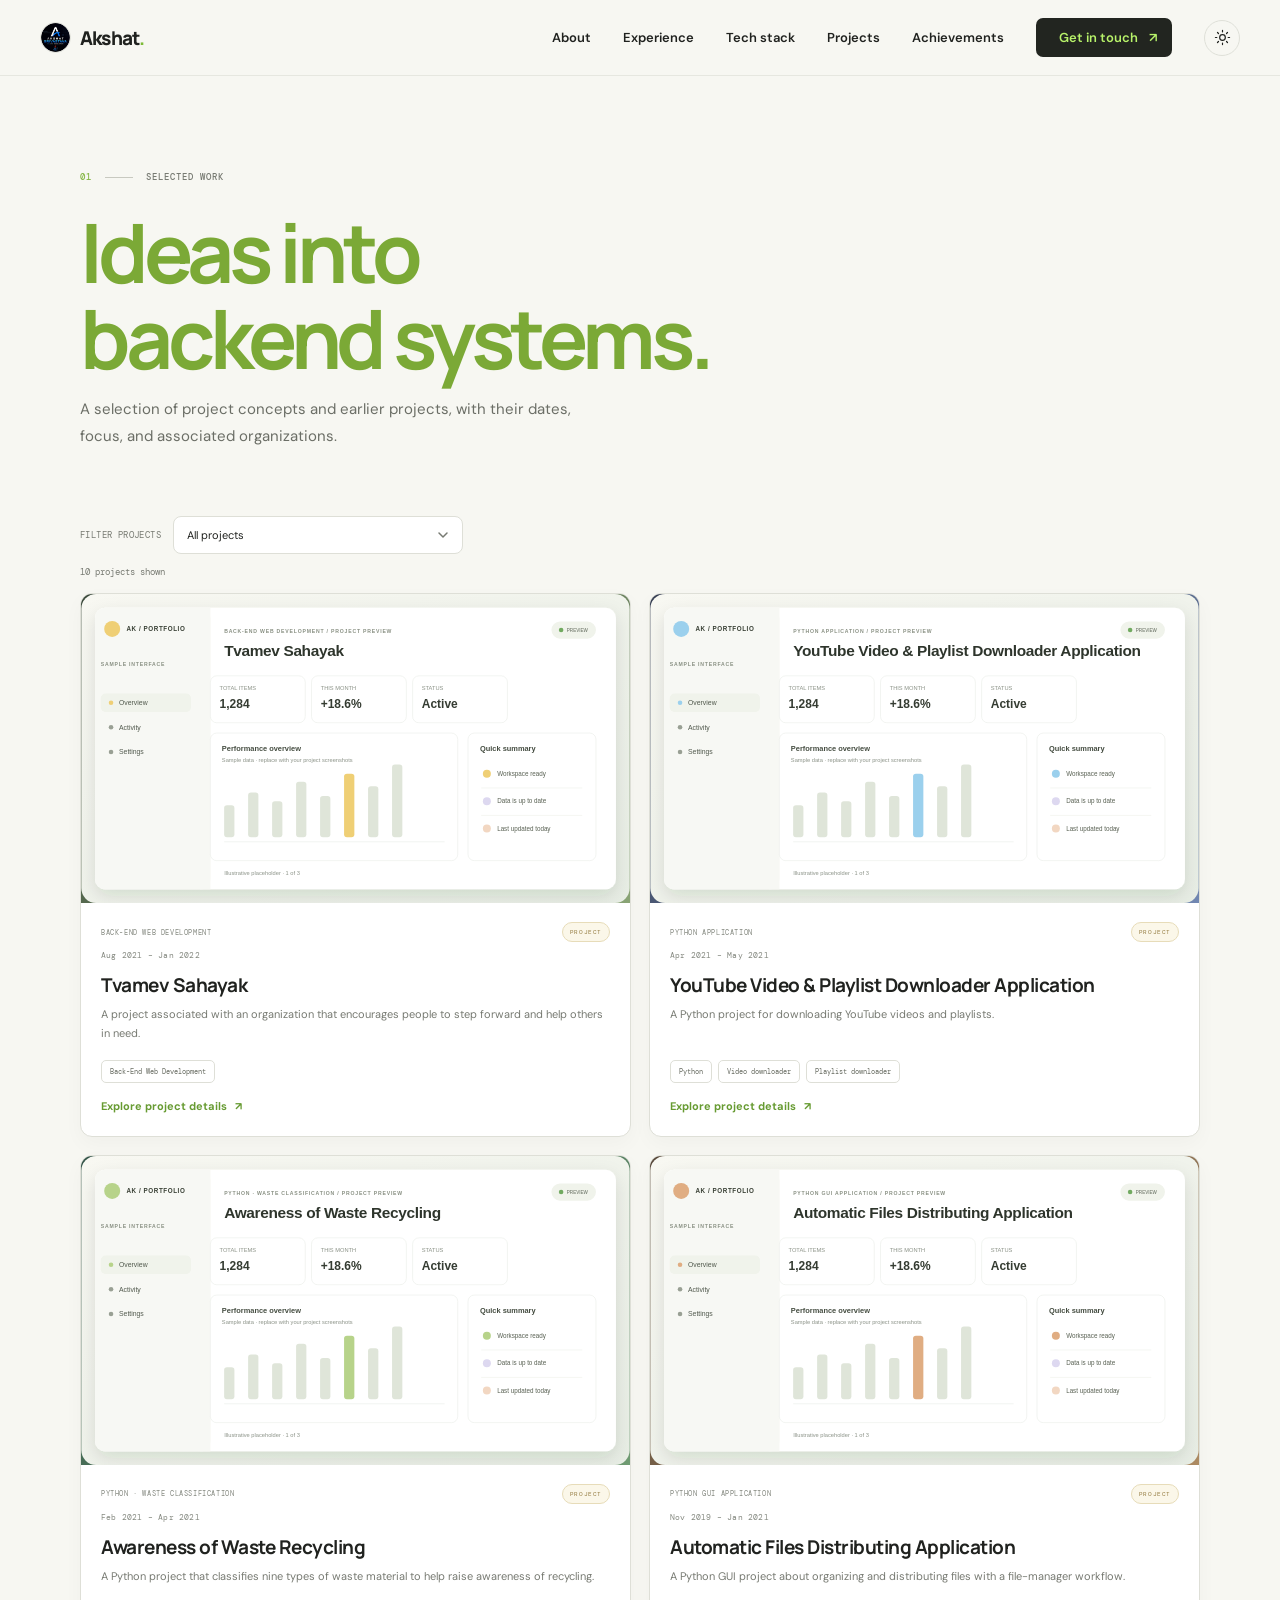
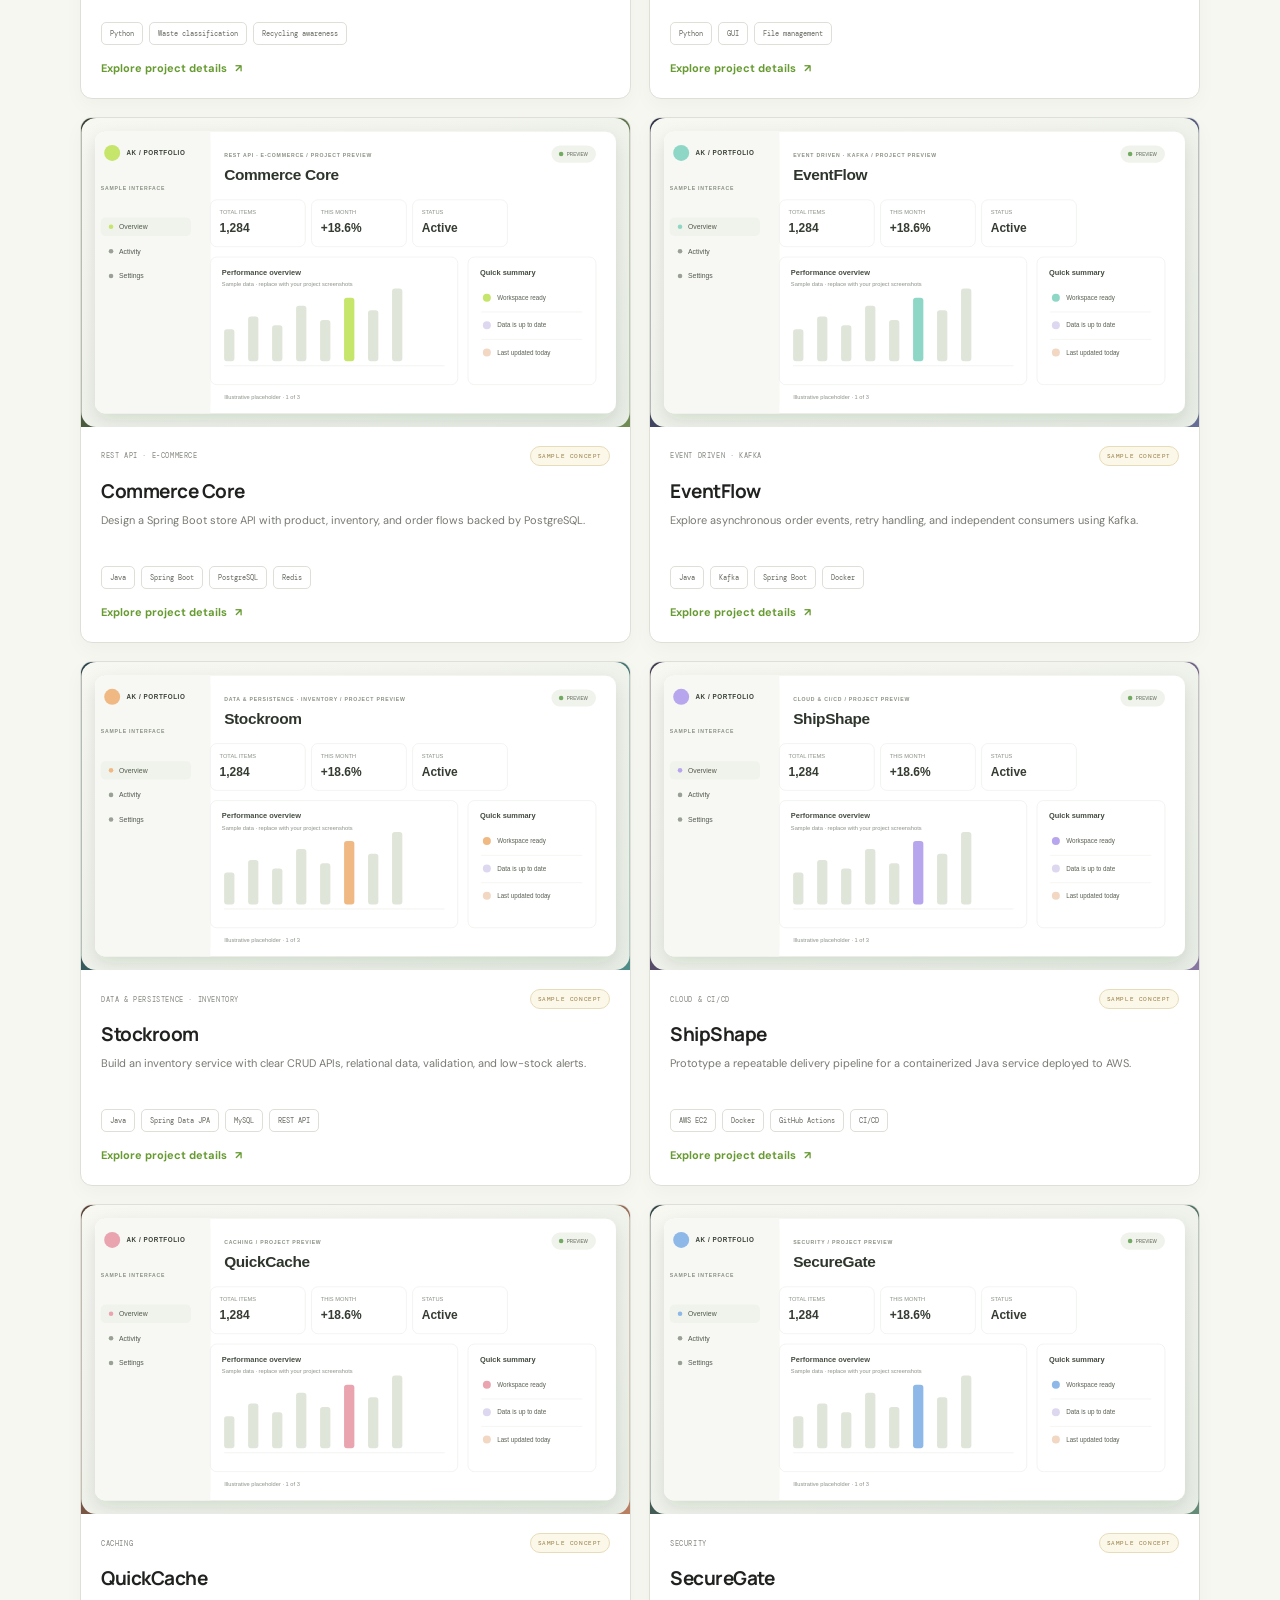
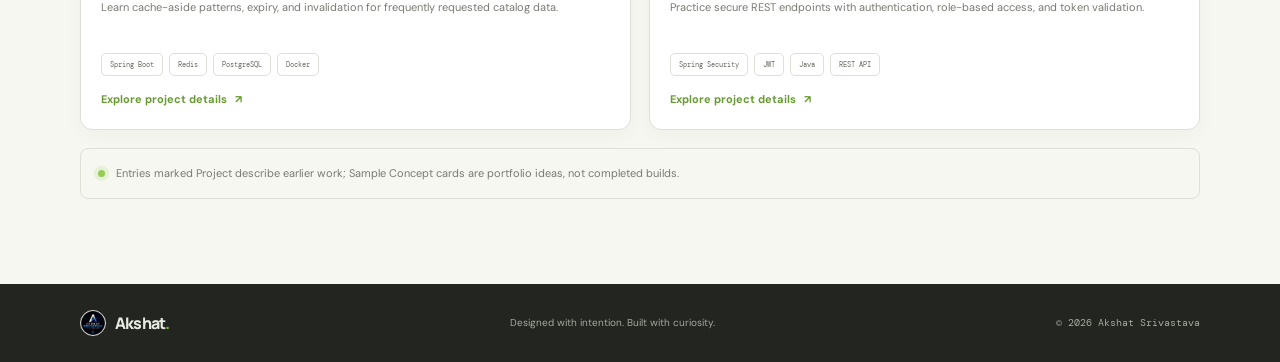
<file: pages/projects.html>
<!doctype html>
<html lang="en">
<head>
  <meta charset="UTF-8">
  <meta name="viewport" content="width=device-width, initial-scale=1">
  <meta name="theme-color" content="#f7f7f2">
  <meta name="description" content="Sample Java backend project concepts for Akshat Srivastava's portfolio." data-content-meta="site.projectsDescription">
  <title data-content-title="site.projectsTitle">Projects — Akshat Srivastava</title>
  <link rel="icon" type="image/png" href="../assets/images/akshat-logo.png?v=2">
  <link rel="icon" type="image/x-icon" href="../assets/images/favicon.ico?v=2">
  <link rel="preconnect" href="https://fonts.googleapis.com">
  <link rel="preconnect" href="https://fonts.gstatic.com" crossorigin>
  <link href="https://fonts.googleapis.com/css2?family=DM+Mono:wght@400;500&family=DM+Sans:wght@400;500;600;700&family=Manrope:wght@400;500;600;700;800&display=swap" rel="stylesheet">
  <link rel="stylesheet" href="../assets/css/style.css">
  <link rel="stylesheet" href="../assets/css/animations.css">
  <link rel="stylesheet" href="../assets/css/responsive.css">
</head>
<body data-content-path="../assets/data/site-content.json">
  <a class="skip-link" href="#main">Skip to content</a>
  <header class="site-header">
    <nav class="nav-shell" aria-label="Main navigation">
      <a class="wordmark" href="../index.html" data-content-attr="site.name" data-content-attribute="aria-label"><img class="wordmark-mark" src="../assets/images/akshat-logo.png" alt=""><span><span data-content="site.brand">Akshat</span><span class="wordmark-dot">.</span></span></a>
      <button class="menu-toggle" type="button" aria-label="Open navigation" aria-expanded="false" aria-controls="primary-nav"><span></span><span></span></button>
      <div class="nav-links" id="primary-nav">
        <a href="../index.html#about" data-content="navigation.about">About</a>
        <a href="../index.html#experience" data-content="navigation.experience">Experience</a>
        <a href="../index.html#stack" data-content="navigation.stack">Tech stack</a>
        <a href="projects.html" aria-current="page" data-content="navigation.projects">Projects</a>
        <a href="certificates.html" data-content="navigation.achievements">Achievements</a>
        <a class="nav-cta" href="../index.html#contact"><span data-content="navigation.contact">Get in touch</span> <span aria-hidden="true">↗</span></a>
        <button class="theme-toggle" type="button" aria-label="Switch to dark theme" title="Toggle theme">
          <svg class="sun-icon" viewBox="0 0 24 24" aria-hidden="true"><circle cx="12" cy="12" r="4"></circle><path d="M12 2v2m0 16v2M4.93 4.93l1.42 1.42m11.3 11.3 1.42 1.42M2 12h2m16 0h2M4.93 19.07l1.42-1.42m11.3-11.3 1.42-1.42"></path></svg>
          <svg class="moon-icon" viewBox="0 0 24 24" aria-hidden="true"><path d="M20.5 14.2A8.5 8.5 0 0 1 9.8 3.5 8.5 8.5 0 1 0 20.5 14.2Z"></path></svg>
        </button>
      </div>
    </nav>
  </header>
  <main class="subpage-main section-wrap" id="main">
    <section class="subpage-hero">
      <div class="section-kicker"><span>01</span><span class="kicker-rule"></span><span data-content="projectsPage.eyebrow">SELECTED WORK</span></div>
      <h1><span data-content="projectsPage.title">Ideas into</span><br><span data-content="projectsPage.titleAccent">backend systems.</span></h1>
      <p data-content="projectsPage.description">Sample project concepts for a Java backend portfolio. These are demo ideas, not claims of completed work—replace them with your own builds, repositories, and live demos.</p>
    </section>
    <div class="project-filter-control">
      <label class="project-filter-label" for="project-filters" data-content="projectsPage.filtersLabel">Filter projects</label>
      <select class="project-filter-select" id="project-filters" aria-label="Filter projects"></select>
    </div>
    <p class="project-filter-status" id="project-filter-status" aria-live="polite"></p>
    <section class="project-grid" id="project-grid" aria-label="Selected projects and concepts" aria-live="polite"></section>
    <p class="projects-note"><span class="status-dot"></span> <span data-content="projectsPage.note">Entries marked Project describe earlier work; Sample Concept cards are portfolio ideas, not completed builds.</span></p>
  </main>
  <footer class="site-footer"><div class="footer-inner"><a class="wordmark footer-wordmark" href="../index.html"><img class="wordmark-mark" src="../assets/images/akshat-logo.png" alt=""><span><span data-content="site.brand">Akshat</span><span class="wordmark-dot">.</span></span></a><p data-content="site.tagline">Designed with intention. Built with curiosity.</p><span class="footer-copy">© <span id="year"></span> <span data-content="site.name">Akshat Srivastava</span></span></div></footer>
  <script src="../assets/js/main.js"></script>
  <script src="../assets/js/theme.js"></script>
  <script src="../assets/js/content-data.js"></script>
  <script src="../assets/js/site-content.js"></script>
  <script src="../assets/js/projects-page.js"></script>
</body>
</html>
</file>
<file: assets/css/style.css>
:root {
  color-scheme: light;
  --paper: #f7f7f2;
  --paper-deep: #eeefe8;
  --ink: #20221f;
  --muted: #777a72;
  --line: #dedfd7;
  --green: #b8f36a;
  --green-dark: #8bc83b;
  --purple: #b6a3f7;
  --card: #fff;
  --display: "Manrope", "DM Sans", sans-serif;
  --body: "DM Sans", Arial, sans-serif;
  --mono: "DM Mono", monospace;
}

* { box-sizing: border-box; }
html { scroll-behavior: smooth; scroll-padding-top: 92px; }
body { margin: 0; background: var(--paper); color: var(--ink); font-family: var(--body); -webkit-font-smoothing: antialiased; }
a { color: inherit; text-decoration: none; }
button { font: inherit; }
.section-wrap { width: min(1120px, calc(100% - 80px)); margin: 0 auto; }
.skip-link { position: fixed; z-index: 20; top: 12px; left: 12px; transform: translateY(-160%); padding: 12px 16px; background: var(--ink); color: white; border-radius: 6px; }
.skip-link:focus { transform: translateY(0); }

.site-header { position: sticky; z-index: 10; top: 0; height: 76px; background: color-mix(in srgb, var(--paper) 91%, transparent); border-bottom: 1px solid color-mix(in srgb, var(--line) 65%, transparent); backdrop-filter: blur(14px); }
.nav-shell { width: min(1240px, calc(100% - 80px)); height: 100%; margin: 0 auto; display: flex; align-items: center; justify-content: space-between; }
.wordmark { display: inline-flex; align-items: center; gap: 9px; font-family: var(--display); font-size: 19px; font-weight: 800; letter-spacing: -.8px; }
.wordmark-mark { width: 31px; height: 31px; display: block; flex: 0 0 31px; border: 1px solid #dedfd7; border-radius: 50%; object-fit: cover; }
.wordmark-dot { color: #7dbb37; }
.nav-links { display: flex; align-items: center; gap: 32px; font-size: 13px; font-weight: 600; }
.nav-links > a:not(.nav-cta) { transition: color .2s ease; }
.nav-links > a:not(.nav-cta):hover, .text-link:hover { color: #6b9e2b; }
.nav-cta { padding: 11px 15px; border-radius: 7px; background: #222520; color: #fff; }
.nav-cta span { margin-left: 8px; color: var(--green); }
.theme-toggle { width: 36px; height: 36px; display: grid; place-items: center; padding: 8px; border: 1px solid var(--line); border-radius: 50%; background: transparent; color: var(--ink); cursor: pointer; }
.theme-toggle svg { width: 17px; height: 17px; fill: none; stroke: currentColor; stroke-width: 1.7; stroke-linecap: round; stroke-linejoin: round; }
.moon-icon { display: none; }
.menu-toggle { display: none; }

.hero { position: relative; min-height: 680px; display: grid; grid-template-columns: 1.02fr .98fr; align-items: center; padding-top: 30px; padding-bottom: 100px; }
.hero-copy { position: relative; z-index: 1; padding: 20px 0 0 15px; }
.eyebrow, .section-kicker, .principle-number, .callout-label, .scroll-cue { font-family: var(--mono); letter-spacing: 1px; }
.eyebrow { display: flex; align-items: center; gap: 9px; margin: 0 0 25px; color: var(--muted); font-size: 10px; font-weight: 500; }
.status-dot { display: inline-block; width: 7px; height: 7px; flex: 0 0 7px; border-radius: 50%; background: #94cb52; box-shadow: 0 0 0 4px color-mix(in srgb, #94cb52 18%, transparent); }
.hero h1, .contact-content h2 { margin: 0; font-family: var(--display); font-size: clamp(48px, 6vw, 76px); font-weight: 700; letter-spacing: -5px; line-height: 1.06; }
.heading-accent, .focus-grid h2 span, .contact-content h2 span { color: #7ba936; }
.hero-description { max-width: 440px; margin: 25px 0 0; color: #62655e; font-size: 16px; line-height: 1.8; }
.hero-name { color: #679b32; font-weight: 700; white-space: nowrap; }
.typing-text { display: inline-block; min-width: 15ch; color: var(--ink); font-weight: 700; }
.typing-caret { display: inline-block; width: 1px; height: 16px; margin-left: 2px; vertical-align: -2px; background: #7ba936; animation: blink 1s steps(2, start) infinite; }
.hero-actions { display: flex; align-items: center; gap: 25px; margin-top: 30px; }
.button { min-height: 48px; display: inline-flex; align-items: center; justify-content: center; gap: 14px; padding: 0 19px; border: 0; border-radius: 7px; font-size: 13px; font-weight: 700; transition: transform .2s ease, background .2s ease; }
.button:hover { transform: translateY(-2px); }
.button-primary { background: var(--green); color: #20221f; }
.button-primary:hover { background: #c9fa87; }
.button-primary span { font-size: 16px; }
.button-outline { min-height: 43px; border: 1px solid var(--line); background: transparent; color: var(--ink); }
.button-outline span { color: #78a63f; }
.button-outline:hover { border-color: #9bbc72; background: color-mix(in srgb, var(--green) 12%, transparent); }
.text-link { display: inline-flex; align-items: center; gap: 11px; font-size: 13px; font-weight: 700; transition: color .2s ease; }
.text-link span { color: #7ba936; }
.hero-note { display: flex; align-items: center; gap: 12px; margin-top: 52px; color: #90928b; font-family: var(--mono); font-size: 10px; }
.note-line { width: 26px; height: 1px; background: #b8bbb1; }
.hero-art { position: relative; min-height: 420px; display: grid; place-items: center; }
.art-orbit { position: absolute; border: 1px solid #e7e8df; border-radius: 50%; }
.orbit-one { width: 435px; height: 435px; }
.orbit-two { width: 340px; height: 340px; border-style: dashed; }
.code-window { position: relative; z-index: 1; width: min(395px, 90%); overflow: hidden; transform: rotate(-3deg); border: 1px solid #40443e; border-radius: 13px; background: #20231f; box-shadow: 0 27px 60px #32372226, 0 8px 20px #32372212; animation: float 7s ease-in-out infinite; }
.window-top { height: 45px; display: grid; grid-template-columns: 1fr 1fr 1fr; align-items: center; padding: 0 15px; border-bottom: 1px solid #373b35; }
.window-dots { display: flex; gap: 5px; }
.window-dots i { width: 7px; height: 7px; border-radius: 50%; background: #777a72; }
.window-dots i:first-child { background: #ef847c; }.window-dots i:nth-child(2) { background: #e6c56d; }.window-dots i:last-child { background: #9bc978; }
.window-label { color: #b7bbb2; font-family: var(--mono); font-size: 9px; text-align: center; }
.window-menu { color: #999d93; font-size: 13px; text-align: right; letter-spacing: 2px; }
.code-content { padding: 25px 18px 28px; color: #d8ded3; font-family: var(--mono); font-size: 11px; line-height: 2.15; }
.code-line-no { display: inline-block; width: 28px; color: #70756b; font-size: 9px; }
.syntax-purple { color: #c2a7fc; }.syntax-yellow { color: #f1d781; }.syntax-blue { color: #88c8ed; }.syntax-green { color: #a8d87b; }.syntax-orange { color: #e4a889; }
.window-status { height: 29px; display: flex; align-items: center; justify-content: space-between; padding: 0 13px; background: #2c3029; color: #a4a89d; font-family: var(--mono); font-size: 8px; }
.window-status span:first-child { display: flex; align-items: center; gap: 6px; }.window-status i { width: 5px; height: 5px; border-radius: 50%; background: #a6d477; }
.floating-tag { position: absolute; z-index: 2; display: flex; align-items: center; gap: 8px; padding: 10px 13px; border: 1px solid #e8e9e0; border-radius: 8px; background: var(--card); box-shadow: 0 9px 24px #30332112; font-size: 11px; font-weight: 700; }
.tag-java { top: 70px; right: 14px; animation: float 6s ease-in-out infinite; }.tag-spring { bottom: 68px; left: 5px; animation: float 6s 1s ease-in-out infinite; }
.java-mark { width: 21px; height: 21px; display: grid; place-items: center; border-radius: 5px; background: #fff0e8; color: #dc7040; font-family: var(--display); font-size: 14px; font-weight: 800; }
.spring-mark { color: #73a941; font-size: 18px; }
.art-spark { position: absolute; color: #9bca5a; }.spark-one { top: 75px; left: 40px; font-size: 18px; }.spark-two { right: 33px; bottom: 91px; color: #b39ce9; font-size: 13px; }
.scroll-cue { position: absolute; right: 0; bottom: 38px; display: flex; align-items: center; gap: 10px; color: #989b92; font-size: 8px; }
.scroll-cue span { width: 20px; height: 1px; background: #aeb1a8; }

.about-section { padding-top: 90px; padding-bottom: 105px; border-top: 1px solid var(--line); }
.section-kicker { display: flex; align-items: center; gap: 13px; color: #777a72; font-size: 9px; font-weight: 500; }
.section-kicker > span:first-child { color: #87b747; }
.kicker-rule { width: 28px; height: 1px; background: #c8c9c0; }
.about-grid { display: grid; grid-template-columns: 1fr 1fr; gap: 90px; align-items: start; margin-top: 43px; }
.about-grid h2, .stack-heading h2, .focus-grid h2 { max-width: 500px; margin: 0; font-family: var(--display); font-size: clamp(34px, 4vw, 48px); font-weight: 650; letter-spacing: -2.7px; line-height: 1.16; }
.about-grid h2 span { text-decoration: underline; text-decoration-color: var(--green-dark); text-decoration-thickness: 4px; text-underline-offset: 7px; }
.about-copy p { margin: 0 0 17px; color: #6b6e66; font-size: 14px; line-height: 1.9; }
.about-copy .text-link { margin-top: 6px; }
.principles { display: grid; grid-template-columns: repeat(3, 1fr); gap: 17px; margin-top: 68px; }
.principle-card { min-height: 156px; padding: 22px 21px; border: 1px solid var(--line); border-radius: 9px; background: color-mix(in srgb, var(--card) 70%, transparent); }
.principle-number { color: #8c9086; font-size: 8px; }
.principle-card h3 { margin: 21px 0 8px; font-family: var(--display); font-size: 16px; letter-spacing: -.4px; }
.principle-card p { max-width: 260px; margin: 0; color: #777a72; font-size: 12px; line-height: 1.7; }

.experience-section { padding-top: 82px; padding-bottom: 92px; border-top: 1px solid var(--line); }
.experience-heading { display: grid; grid-template-columns: 1fr .8fr; gap: 60px; align-items: end; margin-top: 38px; }
.experience-heading h2 { margin: 0; font-family: var(--display); font-size: clamp(34px, 4vw, 48px); font-weight: 650; letter-spacing: -2.7px; line-height: 1.16; }
.experience-heading h2 span:last-child { color: var(--green-dark); }
.experience-heading > p { max-width: 360px; margin: 0 0 5px; color: #777a72; font-size: 13px; line-height: 1.8; }
.experience-list { position: relative; display: grid; gap: 16px; margin-top: 38px; }
.experience-list::before { position: absolute; top: 23px; bottom: 23px; left: 32px; width: 1px; background: linear-gradient(180deg, #a9cf7a, color-mix(in srgb, var(--line) 75%, transparent)); content: ""; }
.experience-card { position: relative; display: grid; grid-template-columns: 18px 48px minmax(0, 1fr); gap: 19px; align-items: start; padding: 25px 28px; border: 1px solid var(--line); border-radius: 13px; background: linear-gradient(115deg, color-mix(in srgb, var(--green) 5%, var(--card)), var(--card) 48%); box-shadow: 0 8px 24px #20221f08; transition: transform .22s ease, border-color .22s ease, box-shadow .22s ease; }
.experience-card:hover { transform: translateY(-3px); border-color: color-mix(in srgb, #82ae4e 58%, var(--line)); box-shadow: 0 16px 34px #20221f12; }
.experience-marker { position: relative; z-index: 1; width: 12px; height: 12px; margin-top: 6px; border: 2px solid #82ae4e; border-radius: 50%; background: var(--paper); box-shadow: 0 0 0 5px color-mix(in srgb, #82ae4e 14%, var(--card)); }
.experience-company-mark { width: 48px; height: 48px; display: grid; place-items: center; border: 1px solid color-mix(in srgb, var(--green-dark) 25%, var(--line)); border-radius: 12px; background: color-mix(in srgb, var(--green) 18%, var(--card)); color: var(--green-dark); font-family: var(--display); font-size: 13px; font-weight: 800; box-shadow: inset 0 0 0 4px color-mix(in srgb, var(--card) 78%, transparent); }
.experience-main { min-width: 0; }
.experience-card-heading { display: flex; justify-content: space-between; gap: 20px; }
.experience-card-heading h3 { margin: 0; font-family: var(--display); font-size: 19px; letter-spacing: -.5px; }
.experience-company { margin: 6px 0 0; color: var(--green-dark); font-size: 13px; font-weight: 700; }
.experience-period { display: grid; justify-items: end; gap: 6px; color: var(--ink); font-family: var(--mono); font-size: 10px; font-weight: 500; text-align: right; }
.experience-period span:first-child { padding: 7px 10px; border: 1px solid color-mix(in srgb, var(--green-dark) 20%, var(--line)); border-radius: 7px; background: color-mix(in srgb, var(--green) 12%, var(--card)); }
.experience-period span:last-child { color: #858980; font-family: var(--body); font-size: 10px; font-weight: 400; }
.experience-meta { display: flex; flex-wrap: wrap; gap: 7px; margin-top: 12px; }
.experience-meta span { padding: 5px 9px; border: 1px solid var(--line); border-radius: 20px; background: var(--card); color: var(--muted); font-size: 9px; }
.experience-highlights-label { display: block; margin-top: 16px; color: #858980; font-family: var(--mono); font-size: 8px; letter-spacing: .8px; text-transform: uppercase; }
.experience-highlights { display: grid; gap: 8px; margin: 9px 0 0; padding: 0; list-style: none; }
.experience-highlights li { position: relative; padding-left: 17px; color: #6b6e66; font-size: 12px; line-height: 1.7; }
.experience-highlights li::before { position: absolute; top: .68em; left: 1px; width: 6px; height: 6px; border-radius: 50%; background: #8cb84f; box-shadow: 0 0 0 3px color-mix(in srgb, #8cb84f 14%, transparent); content: ""; }
.experience-skills { display: flex; flex-wrap: wrap; gap: 7px; align-items: center; margin-top: 15px; padding-top: 13px; border-top: 1px solid color-mix(in srgb, var(--line) 75%, transparent); }
.experience-skills-label { margin-right: 2px; color: #858980; font-family: var(--mono); font-size: 8px; text-transform: uppercase; }
.experience-skill { padding: 6px 9px; border: 1px solid color-mix(in srgb, var(--green-dark) 20%, var(--line)); border-radius: 6px; background: color-mix(in srgb, var(--green) 7%, var(--card)); color: var(--muted); font-size: 9px; }

.stack-section { position: relative; isolation: isolate; overflow: hidden; padding: 72px 0 82px; background: radial-gradient(ellipse at 8% 18%, color-mix(in srgb, #b8f36a 16%, var(--paper)) 0, transparent 34%), radial-gradient(ellipse at 94% 78%, color-mix(in srgb, #91bce2 13%, var(--paper)) 0, transparent 32%), var(--paper); color: var(--ink); }
.stack-section::before, .stack-section::after { position: absolute; z-index: -1; width: 250px; height: 250px; border: 1px solid color-mix(in srgb, var(--green-dark) 12%, transparent); border-radius: 50%; content: ""; pointer-events: none; }
.stack-section::before { top: 8%; left: -175px; box-shadow: 0 0 0 24px color-mix(in srgb, var(--green-dark) 3%, transparent), 0 0 0 48px color-mix(in srgb, var(--green-dark) 2%, transparent); }
.stack-section::after { right: -175px; bottom: 7%; width: 300px; height: 300px; border-style: dashed; border-color: color-mix(in srgb, #729bc7 18%, transparent); box-shadow: 0 0 0 26px color-mix(in srgb, #729bc7 3%, transparent); }
.stack-section .section-kicker { color: var(--muted); }.stack-section .kicker-rule { background: var(--line); }
.stack-wrap { position: relative; overflow: hidden; padding: 40px; border: 1px solid var(--line); border-radius: 18px; background: radial-gradient(ellipse at 100% 0, color-mix(in srgb, #b8f36a 9%, transparent), transparent 38%), radial-gradient(ellipse at 0 100%, color-mix(in srgb, #91bce2 7%, transparent), transparent 34%), linear-gradient(145deg, var(--card), color-mix(in srgb, var(--paper-deep) 40%, var(--card))); box-shadow: 0 18px 48px #20221f0c; }
.stack-wrap::before { position: absolute; top: 0; right: 8%; left: 8%; height: 2px; background: linear-gradient(90deg, transparent, #a9d66a, transparent); content: ""; }
.stack-heading { display: flex; align-items: end; justify-content: space-between; margin-top: 38px; }
.stack-heading h2 { font-size: clamp(34px, 4vw, 46px); }
.stack-heading p { max-width: 290px; margin: 0 0 5px; color: #777a72; font-size: 13px; line-height: 1.8; }
.stack-groups { display: grid; gap: 28px; margin-top: 40px; }
.stack-group h3 { margin: 0 0 11px; color: var(--muted); font-family: var(--mono); font-size: 8px; font-weight: 400; letter-spacing: 1px; }
.stack-list { display: flex; flex-wrap: wrap; gap: 10px; }
.stack-chip { min-height: 45px; display: inline-flex; align-items: center; gap: 9px; padding: 0 14px; border: 1px solid var(--line); border-radius: 7px; background: var(--card); color: var(--ink); font-size: 11px; font-weight: 600; transition: transform .2s ease, border-color .2s ease, background .2s ease; }
.stack-chip:hover { transform: translateY(-3px); border-color: #9bbc72; background: color-mix(in srgb, var(--green) 12%, var(--card)); }
.chip-symbol { color: #e2aa7d; font-size: 15px; }.chip-spring { color: #98cd61; }.chip-bracket { color: #a8b5f3; font-family: var(--mono); font-size: 11px; }.chip-db { color: #83b5dc; }.chip-git { color: #e69e83; }.chip-code { color: #b7a0ea; font-family: var(--mono); font-size: 11px; }
.chip-security, .chip-redis { color: #f18f84; }.chip-kafka { color: #e0c379; font-size: 19px; }.chip-mongo { color: #83c789; }.chip-jpa { color: #c1a3eb; }.chip-cloud { color: #7ebbe3; }.chip-docker { color: #70b7e8; }.chip-ci { color: #e2bc69; font-size: 19px; }.chip-maven { color: #ee9e7f; font-size: 13px; font-weight: 800; }.chip-test { color: #95d084; }
.stack-footnote { display: flex; align-items: center; gap: 10px; margin: 33px 0 0; color: var(--muted); font-family: var(--mono); font-size: 9px; }
.stack-footnote .status-dot { width: 6px; height: 6px; flex-basis: 6px; }

body.dark-theme .stack-section { background: radial-gradient(ellipse at 8% 18%, #779b4321 0, transparent 34%), radial-gradient(ellipse at 94% 78%, #52789c1c 0, transparent 32%), #222520; color: #f4f4ed; }
body.dark-theme .stack-section::before { border-color: #91b86a30; box-shadow: 0 0 0 24px #91b86a0a, 0 0 0 48px #91b86a08; }
body.dark-theme .stack-section::after { border-color: #759cc333; box-shadow: 0 0 0 26px #759cc30a; }
body.dark-theme .stack-wrap { border-color: #3c4038; background: radial-gradient(ellipse at 100% 0, #91b86a18, transparent 38%), radial-gradient(ellipse at 0 100%, #759cc313, transparent 34%), linear-gradient(145deg, #262923, #222520); box-shadow: 0 18px 48px #0002; }
body.dark-theme .stack-section .section-kicker, body.dark-theme .stack-group h3 { color: #a8aca2; }
body.dark-theme .stack-section .kicker-rule { background: #53584f; }
body.dark-theme .stack-heading p { color: #b3b6ae; }
body.dark-theme .stack-chip { border-color: #484c44; background: #2a2d27; color: #ebede6; }
body.dark-theme .stack-chip:hover { border-color: #788b63; background: #30352c; }
body.dark-theme .stack-footnote { color: #adb1a6; }

.focus-section { padding-top: 96px; padding-bottom: 100px; }
.focus-grid { display: grid; grid-template-columns: .88fr 1.12fr; gap: 78px; margin-top: 42px; }
.focus-grid h2 { font-size: clamp(35px, 4.3vw, 50px); }
.focus-intro { max-width: 340px; margin-top: 20px; color: #777a72; font-size: 13px; line-height: 1.8; }
.focus-items { border-top: 1px solid var(--line); }
.focus-item { display: grid; grid-template-columns: 38px 1fr 25px; align-items: center; gap: 14px; padding: 21px 0; border-bottom: 1px solid var(--line); }
.focus-icon { color: #8bb64d; font-family: var(--mono); font-size: 10px; }
.focus-item h3 { margin: 0 0 5px; font-family: var(--display); font-size: 15px; letter-spacing: -.3px; }
.focus-item p { margin: 0; color: #7c7f77; font-size: 11px; line-height: 1.6; }
.focus-arrow { color: #96998f; text-align: right; }
.projects-callout { position: relative; min-height: 290px; overflow: hidden; display: grid; grid-template-columns: .9fr 1.1fr; align-items: center; gap: 20px; margin-top: 58px; padding: 36px 42px; border: 1px solid #394035; border-radius: 14px; background: radial-gradient(ellipse at 78% 40%, #3a4731 0, #292d26 42%, #222520 78%); color: #f2f4ed; box-shadow: 0 14px 34px #20221f18; transition: transform .3s ease, box-shadow .3s ease; animation: panel-rise .65s both; }
.projects-callout:hover { transform: translateY(-4px); box-shadow: 0 22px 42px #20221f27; }
.project-callout-copy { position: relative; z-index: 2; }
.callout-label { display: flex; align-items: center; gap: 10px; color: #c7d4b9; font-family: var(--mono); font-size: 10px; letter-spacing: 1.5px; }
.callout-label .status-dot { width: 6px; height: 6px; flex-basis: 6px; }
.project-concept-label { display: inline-flex; margin-top: 17px; padding: 6px 9px; border: 1px solid #69745e; border-radius: 4px; color: #c6d5b7; font-family: var(--mono); font-size: 8px; letter-spacing: .7px; }
.project-callout-copy h3 { margin: 14px 0 11px; font-family: var(--display); font-size: clamp(46px, 5vw, 62px); font-weight: 800; letter-spacing: -3.4px; line-height: .94; }
.project-callout-copy h3 span { color: var(--green); }
.project-callout-copy p { max-width: 390px; margin: 0; color: #c1c6ba; font-size: 13px; line-height: 1.75; }
.project-feature-tags { display: flex; flex-wrap: wrap; gap: 7px; margin-top: 15px; }
.project-feature-tags span { padding: 6px 9px; border: 1px solid #515a49; border-radius: 4px; color: #d0dac4; font-family: var(--mono); font-size: 8px; letter-spacing: .5px; }
.callout-link, .achievement-link { display: inline-flex; align-items: center; gap: 10px; margin-top: 17px; font-size: 13px; font-weight: 700; }
.callout-link { color: var(--green); }
.callout-link span, .achievement-link span { transition: transform .2s ease; }
.projects-callout:hover .callout-link span, .home-achievements-content:hover .achievement-link span { transform: translate(3px, -3px); }
.project-preview-art { position: relative; height: 185px; }
.preview-orbit { position: absolute; top: 50%; left: 51%; width: 185px; height: 185px; border: 1px solid #d5eba735; border-radius: 50%; transform: translate(-50%, -50%); }
.preview-orbit::before, .preview-orbit::after { position: absolute; inset: 17px; border: 1px dashed #d5eba725; border-radius: 50%; content: ""; }
.preview-orbit::after { inset: 39px; border-style: solid; }
.preview-api { position: absolute; z-index: 2; top: 24px; left: 50%; display: flex; align-items: center; gap: 9px; padding: 11px 14px; border: 1px solid #68725c; border-radius: 8px; background: #343a30; box-shadow: 0 10px 25px #11150f60; font-family: var(--mono); transform: translateX(-50%); animation: preview-float 5s ease-in-out infinite; }
.preview-api span { padding: 4px 5px; border-radius: 4px; background: #c8f185; color: #303b24; font-size: 7px; font-weight: 500; }
.preview-api b { color: #f0f2eb; font-size: 9px; font-weight: 400; }
.preview-api i { color: #a2d278; font-size: 7px; font-style: normal; }
.preview-node { position: absolute; z-index: 2; display: grid; grid-template-columns: 28px auto; align-items: center; column-gap: 8px; padding: 9px 11px; border: 1px solid #50584a; border-radius: 8px; background: #30352d; box-shadow: 0 8px 20px #11150f50; }
.preview-node > span { grid-row: 1 / 3; width: 27px; height: 27px; display: grid; place-items: center; border-radius: 7px; background: #eaf2de; color: #648e3d; font-size: 13px; font-weight: 700; }
.preview-node small { color: #9fa99a; font-family: var(--mono); font-size: 6px; letter-spacing: .7px; }
.preview-node b { color: #f0f2eb; font-size: 8px; }
.node-db { bottom: 17px; left: 4%; animation: preview-float 5.5s .4s ease-in-out infinite; }
.node-java { right: 2%; bottom: 15px; animation: preview-float 5s .8s ease-in-out infinite; }
.preview-connector { position: absolute; z-index: 1; height: 1px; background: #b8f36a75; transform-origin: left center; }
.connector-one { top: 77px; left: 24%; width: 27%; transform: rotate(22deg); }
.connector-two { top: 92px; left: 54%; width: 30%; transform: rotate(155deg); }
.preview-spark { position: absolute; top: 28px; right: 10%; color: #c9f58c; font-size: 15px; animation: spark-pulse 3s ease-in-out infinite; }
.project-callout-arrow { position: absolute; top: 20px; right: 23px; width: 32px; height: 32px; display: grid; place-items: center; border: 1px solid #69725e; border-radius: 50%; color: var(--green); font-size: 14px; transition: background .2s ease, transform .2s ease; }
.projects-callout:hover .project-callout-arrow { transform: rotate(45deg); background: #ffffff12; }
.button-dark { background: #232620; color: #fff; }.button-dark span { color: var(--green); }.button-dark:hover { background: #353931; }

.contact-section { position: relative; overflow: hidden; background: var(--paper-deep); }
.contact-wrap { position: relative; min-height: 405px; padding-top: 65px; padding-bottom: 65px; }
.contact-content { position: relative; z-index: 1; width: min(570px, 80%); margin: 40px auto 0; text-align: center; }
.contact-content .eyebrow { justify-content: center; margin-bottom: 18px; }
.contact-content h2 { font-size: clamp(43px, 6vw, 64px); letter-spacing: -4px; }
.contact-copy { max-width: 400px; margin: 17px auto 22px; color: #6e7169; font-size: 13px; line-height: 1.8; }
.contact-opportunity { display: inline-flex; align-items: center; gap: 8px; margin: 0 0 11px; color: var(--ink); font-size: 12px; font-weight: 700; }
.contact-opportunity .status-dot { width: 7px; height: 7px; flex-basis: 7px; }
.contact-email-link { display: none; }
.contact-email-link:hover { text-decoration-color: currentColor; }
.contact-actions { display: flex; justify-content: center; gap: 10px; }
.button-whatsapp { border: 1px solid #bdd8a4; background: #f1f8e9; color: #3c6728; }
.button-whatsapp:hover { background: #e7f4d9; }
.whatsapp-mark { width: 17px; height: 17px; fill: none; stroke: #4c9a49; stroke-width: 1.6; stroke-linecap: round; stroke-linejoin: round; }
.contact-hint { margin: 9px 0 0; color: #8c9086; font-size: 10px; }
.social-links { display: flex; justify-content: center; gap: 12px; margin-top: 20px; }
.social-link { min-width: 124px; min-height: 42px; display: inline-flex; align-items: center; justify-content: center; gap: 9px; padding: 0 15px; border: 1px solid #d7d9d0; border-radius: 7px; background: var(--card); color: var(--ink); box-shadow: 0 3px 9px #20221f0a; font-size: 12px; font-weight: 700; transition: transform .2s ease, box-shadow .2s ease, border-color .2s ease; }
.social-link:hover { transform: translateY(-3px); box-shadow: 0 8px 18px #20221f17; }
.social-link svg { width: 17px; height: 17px; fill: none; stroke: currentColor; stroke-width: 1.8; stroke-linecap: round; stroke-linejoin: round; }
.social-link span { margin-left: 2px; color: #82ae4e; }
.github-link:hover { border-color: #888c82; }
.linkedin-link { border-color: #c5dced; background: #f2f8fc; color: #155b86; }
.linkedin-link:hover { border-color: #76add0; background: #e9f4fb; }
.contact-decoration { position: absolute; inset: 0; color: #d9dccd; }
.contact-decoration span { position: absolute; font-size: 45px; }.contact-decoration span:first-child { top: 90px; left: 9%; }.contact-decoration span:nth-child(2) { right: 12%; top: 120px; font-size: 25px; }.contact-decoration span:last-child { right: 18%; bottom: 45px; font-size: 16px; }
.site-footer { background: #222520; color: #e7e9e1; }
.footer-inner { width: min(1120px, calc(100% - 80px)); min-height: 78px; display: flex; align-items: center; justify-content: space-between; margin: 0 auto; }
.footer-wordmark { font-size: 16px; }.footer-wordmark .wordmark-mark { width: 26px; height: 26px; flex-basis: 26px; }
.footer-inner p, .footer-copy { color: #a7aaa0; font-size: 10px; }.footer-copy { font-family: var(--mono); }

.home-achievements { padding-top: 35px; padding-bottom: 92px; }
.home-achievements-content { position: relative; min-height: 260px; overflow: hidden; display: grid; grid-template-columns: 1fr 1fr auto; align-items: center; gap: 26px; margin-top: 30px; padding: 30px 36px; border: 1px solid #d6e2ca; border-radius: 14px; background: linear-gradient(115deg, #fafff3, #edf5e4 55%, #e7f1dc); box-shadow: 0 14px 34px #526e3612; transition: transform .3s ease, box-shadow .3s ease; animation: panel-rise .7s .12s both; }
.home-achievements-content::before { position: absolute; top: -120px; right: 22%; width: 320px; height: 320px; border: 1px solid #9fbe7c25; border-radius: 50%; content: ""; }
.home-achievements-content::after { position: absolute; top: -75px; right: 27%; width: 230px; height: 230px; border: 1px dashed #9fbe7c35; border-radius: 50%; content: ""; }
.home-achievements-content:hover { transform: translateY(-4px); box-shadow: 0 22px 44px #526e3620; }
.achievement-copy { position: relative; z-index: 2; }
.achievement-overline { display: flex; align-items: center; gap: 8px; color: #76856a; font-family: var(--mono); font-size: 7px; letter-spacing: .8px; }
.achievement-spark { color: #80ae43; font-size: 15px; animation: spark-pulse 3.5s ease-in-out infinite; }
.home-achievements-content h2 { margin: 13px 0 0; font-family: var(--display); font-size: clamp(32px, 3.8vw, 44px); font-weight: 700; letter-spacing: -2.4px; line-height: 1.04; }
.home-achievements-content h2 span { color: #78a63f; }
.home-achievements-content p { max-width: 290px; margin: 12px 0 0; color: #697361; font-size: 11px; line-height: 1.75; }
.achievement-link { color: #537d2e; }
.achievement-visual { position: relative; z-index: 1; height: 200px; min-width: 230px; }
.achievement-glow { position: absolute; top: 50%; left: 50%; width: 155px; height: 155px; border-radius: 50%; background: radial-gradient(circle, #b8f36a6b, #b8f36a00 70%); transform: translate(-50%, -50%); animation: glow-pulse 4s ease-in-out infinite; }
.achievement-seal { position: absolute; z-index: 1; top: 50%; left: 50%; width: 90px; height: 90px; display: flex; flex-direction: column; align-items: center; justify-content: center; gap: 4px; border: 1px solid #a9c88d; border-radius: 50%; background: linear-gradient(145deg, #fafff4, #e5f1d9); box-shadow: 0 10px 30px #52773826, inset 0 0 0 5px #f5faef; color: #54813a; transform: translate(-50%, -50%); animation: seal-float 5s ease-in-out infinite; }
.achievement-seal > span { width: 30px; height: 30px; display: grid; place-items: center; border-radius: 50%; background: #b8f36a; color: #365620; font-size: 17px; font-weight: 800; }
.achievement-seal small { font-family: var(--mono); font-size: 6px; letter-spacing: .6px; line-height: 1.4; text-align: center; }
.achievement-mini { position: absolute; z-index: 2; display: grid; grid-template-columns: 25px auto; align-items: center; column-gap: 7px; padding: 8px 10px; border: 1px solid #e0e8d7; border-radius: 8px; background: #ffffffed; box-shadow: 0 7px 18px #35472a16; animation: preview-float 5s ease-in-out infinite; }
.achievement-mini > span { grid-row: 1 / 3; width: 25px; height: 25px; display: grid; place-items: center; border-radius: 6px; background: #edf5e4; color: #608a3d; font-family: var(--mono); font-size: 9px; font-weight: 700; }
.achievement-mini b { color: #343b2e; font-size: 8px; }.achievement-mini small { color: #8a9380; font-family: var(--mono); font-size: 5px; letter-spacing: .6px; }
.mini-java { top: 17px; left: 3%; }.mini-sql { top: 32px; right: 0; animation-delay: .6s; }.mini-python { right: 4%; bottom: 12px; animation-delay: 1.1s; }
.mini-sql > span { background: #ecf1ff; color: #687cb2; }.mini-python > span { background: #fff0e7; color: #ca7551; }
.achievement-visual-caption { position: absolute; bottom: -1px; left: 7%; color: #9aa58e; font-family: var(--mono); font-size: 6px; letter-spacing: 1.2px; }.achievement-visual-caption span { margin-left: 5px; color: #87af58; }
.home-achievement-stats { position: relative; z-index: 2; display: flex; flex-direction: column; gap: 19px; padding-left: 20px; border-left: 1px solid #cbdabd; }
.home-achievement-stats div { display: flex; flex-direction: column; gap: 3px; }
.home-achievement-stats strong { color: #34442b; font-family: var(--display); font-size: 28px; font-weight: 700; letter-spacing: -1px; line-height: 1; }
.home-achievement-stats span { color: #78856c; font-family: var(--mono); font-size: 7px; letter-spacing: .6px; }
.home-achievement-stats i { width: 27px; height: 1px; background: #bacba9; }
body.dark-theme .home-achievements-content { border-color: #46533a; background: linear-gradient(115deg, #293024, #303b29 55%, #253022); }
body.dark-theme .home-achievements-content h2 { color: #f0f1eb; }
body.dark-theme .home-achievements-content p, body.dark-theme .achievement-overline { color: #b4c0a8; }
body.dark-theme .achievement-mini { border-color: #46533a; background: #252a22; }
body.dark-theme .achievement-mini b, body.dark-theme .home-achievement-stats strong { color: #edf2e6; }
body.dark-theme .achievement-mini small, body.dark-theme .home-achievement-stats span { color: #b3c0a4; }
body.dark-theme .home-achievement-stats { border-color: #58684b; }
body.dark-theme .home-achievement-stats i { background: #58684b; }
body.dark-theme .social-link { border-color: #484c44; background: #292d27; color: #f0f1eb; }
body.dark-theme .linkedin-link { border-color: #355469; background: #23343e; color: #a6d4f0; }

/* Secondary pages */
.subpage-main { min-height: calc(100vh - 154px); }
.subpage-hero { padding-top: 95px; padding-bottom: 68px; }
.subpage-hero h1 { max-width: 760px; margin: 26px 0 14px; font-family: var(--display); font-size: clamp(48px, 8vw, 82px); letter-spacing: -5px; line-height: 1.05; }
.subpage-hero h1 span { color: #7ba936; }
.subpage-hero > p { max-width: 500px; color: #6b6e66; font-size: 15px; line-height: 1.8; }
.empty-state { margin: 0 auto 95px; padding: 43px; border: 1px solid var(--line); border-radius: 12px; background: var(--card); text-align: center; }
.empty-icon { width: 53px; height: 53px; display: grid; place-items: center; margin: 0 auto 19px; border-radius: 15px; background: #edf5e3; color: #78a93e; font-family: var(--mono); font-size: 19px; }
.empty-state h2 { margin: 0 0 10px; font-family: var(--display); font-size: 22px; letter-spacing: -.8px; }
.empty-state p { max-width: 420px; margin: 0 auto 20px; color: #777a72; font-size: 13px; line-height: 1.8; }
.back-link { color: #6e963e; font-size: 12px; font-weight: 700; }
.back-link span { margin-right: 7px; }
.project-filter-control { display: flex; align-items: center; gap: 12px; margin: -17px 0 12px; }
.project-filter-label { color: var(--muted); font-family: var(--mono); font-size: 9px; letter-spacing: .4px; text-transform: uppercase; }
.project-filter-select { width: min(100%, 290px); min-height: 38px; padding: 0 37px 0 13px; border: 1px solid var(--line); border-radius: 8px; appearance: none; background: var(--card) url("data:image/svg+xml,%3Csvg xmlns='http://www.w3.org/2000/svg' width='14' height='14' viewBox='0 0 14 14' fill='none'%3E%3Cpath d='m3 5 4 4 4-4' stroke='%23777a72' stroke-width='1.5' stroke-linecap='round' stroke-linejoin='round'/%3E%3C/svg%3E") no-repeat right 12px center; color: var(--ink); cursor: pointer; font: inherit; font-size: 11px; transition: border-color .2s ease, box-shadow .2s ease; }
.project-filter-select:hover { border-color: #a4cd72; }
.project-filter-select:focus-visible { outline: 3px solid #8bc83b; outline-offset: 3px; }
.project-filter-status { min-height: 15px; margin: 0 0 12px; color: var(--muted); font-family: var(--mono); font-size: 9px; }
.project-grid { display: grid; grid-template-columns: repeat(2, minmax(0, 1fr)); gap: 18px; padding-bottom: 18px; }
.project-card[hidden] { display: none; }
.project-card { display: block; overflow: hidden; border: 1px solid var(--line); border-radius: 12px; background: var(--card); color: inherit; box-shadow: 0 7px 20px #20221f08; animation: certificate-enter .55s both; transition: transform .25s ease, box-shadow .25s ease, border-color .25s ease; }
.project-card:nth-child(2) { animation-delay: .05s; }.project-card:nth-child(3) { animation-delay: .1s; }.project-card:nth-child(4) { animation-delay: .15s; }.project-card:nth-child(5) { animation-delay: .2s; }.project-card:nth-child(6) { animation-delay: .25s; }
.project-card:hover { transform: translateY(-5px); border-color: #a4cd72; box-shadow: 0 18px 35px #20221f16; }
.project-card:focus-visible { outline: 3px solid #8bc83b; outline-offset: 4px; }
.project-art { position: relative; aspect-ratio: 16 / 9; height: auto; display: grid; place-items: center; overflow: hidden; }
.project-art::before, .project-art::after { position: absolute; width: 180px; height: 180px; border: 1px solid #ffffff35; border-radius: 50%; content: ""; }
.project-art::after { width: 240px; height: 240px; border-style: dashed; }
.project-art.has-image::before, .project-art.has-image::after { opacity: 0; }
.project-card-image { position: absolute; z-index: 2; inset: 0; width: 100%; height: 100%; object-fit: cover; object-position: center; }
.art-commerce { background: linear-gradient(135deg, #343e30, #718c55); }.art-stream, .art-events { background: linear-gradient(135deg, #292e42, #656d98); }.art-inventory { background: linear-gradient(135deg, #274047, #4e8d88); }.art-cloud, .art-pipeline { background: linear-gradient(135deg, #3c344b, #8876a3); }.art-cache { background: linear-gradient(135deg, #553d34, #bb8062); }.art-identity, .art-security { background: linear-gradient(135deg, #2f4142, #648b78); }
.art-community { background: linear-gradient(135deg, #374638, #8aa575); }.art-download { background: linear-gradient(135deg, #343c50, #7188b2); }.art-recycling { background: linear-gradient(135deg, #315246, #6f9c72); }.art-files { background: linear-gradient(135deg, #554638, #ad8b62); }
.project-card-visual { position: relative; z-index: 1; width: min(82%, 340px); min-height: 112px; display: flex; flex-direction: column; justify-content: center; gap: 13px; padding: 17px 20px; border: 1px solid #ffffff65; border-radius: 9px; background: #fffef0eb; color: #333a31; box-shadow: 0 12px 28px #171b1835; transform: rotate(-2deg); transition: transform .25s ease; }
.project-card:hover .project-card-visual { transform: rotate(0) scale(1.025); }
.project-card-visual-label { color: #75816c; font-family: var(--mono); font-size: 7px; letter-spacing: .8px; }
.project-card-visual strong { font-family: var(--display); font-size: clamp(17px, 2.5vw, 24px); letter-spacing: -.8px; }
.project-card-visual-line { overflow: hidden; color: #777d70; font-family: var(--mono); font-size: 8px; text-overflow: ellipsis; white-space: nowrap; }
.mock-top { position: absolute; top: 19px; left: 20px; right: 20px; height: 28px; display: flex; align-items: center; gap: 5px; padding: 0 9px; border: 1px solid #ffffff35; border-radius: 6px; background: #17201945; color: #ffffffb8; font-family: var(--mono); font-size: 7px; letter-spacing: 1px; }
.mock-top i { width: 5px; height: 5px; border-radius: 50%; background: #d7eea1; }.mock-top span { margin-left: auto; }
.mock-commerce { position: absolute; inset: 58px 23px 18px; display: grid; grid-template-columns: 35px 1fr; gap: 10px; }
.mock-side { border: 1px solid #ffffff30; border-radius: 5px; background: #17201945; }
.mock-panel { padding: 10px 12px; border: 1px solid #ffffff40; border-radius: 7px; background: #f6f7f0; color: #353a31; }
.mock-panel b { font-size: 8px; }.mock-stat { display: block; margin-top: 3px; font-family: var(--display); font-size: 16px; font-weight: 800; }
.mock-chart { height: 33px; display: flex; align-items: end; gap: 6px; margin-top: 5px; border-bottom: 1px solid #d9ddcf; }.mock-chart i { width: 12px; height: 42%; border-radius: 2px 2px 0 0; background: #a8d078; }.mock-chart i:nth-child(2) { height: 65%; }.mock-chart i:nth-child(3) { height: 51%; }.mock-chart i:nth-child(4) { height: 80%; }.mock-chart i:nth-child(5) { height: 59%; }.mock-chart i:nth-child(6) { height: 92%; }.mock-chart i:nth-child(7) { height: 72%; }
.art-index { position: absolute; right: 15px; bottom: 12px; color: #ffffff9c; font-family: var(--mono); font-size: 9px; letter-spacing: 1px; }
.stream-node, .stream-kafka { position: relative; z-index: 1; padding: 11px 13px; border: 1px solid #ffffff58; border-radius: 8px; background: #ffffffeb; color: #353748; font-family: var(--mono); font-size: 8px; line-height: 1.6; text-align: center; box-shadow: 0 9px 22px #12152525; }.stream-kafka { background: #ede9ff; color: #62538b; font-weight: 700; }.stream-kafka span { display: block; font-size: 6px; letter-spacing: 1px; }.stream-line { z-index: 1; width: 22px; height: 1px; background: #ffffffb0; }
.inventory-window { position: relative; z-index: 1; width: min(290px, 75%); padding: 13px; border: 1px solid #ffffff59; border-radius: 9px; background: #f5f8f4; color: #34423d; box-shadow: 0 12px 30px #14272530; }.inventory-head { display: flex; justify-content: space-between; margin-bottom: 11px; font-size: 9px; }.inventory-head span { color: #4b9b74; font-size: 7px; }.inventory-row { display: grid; grid-template-columns: 9px 1fr auto; align-items: center; gap: 7px; padding: 7px 0; border-top: 1px solid #e2e9e3; font-size: 7px; }.inventory-row i { width: 7px; height: 7px; border-radius: 2px; background: #7eb594; }.inventory-row b { font-family: var(--mono); font-size: 8px; }
.cloud-card { position: relative; z-index: 1; width: min(305px, 78%); padding: 17px; border: 1px solid #ffffff58; border-radius: 10px; background: #f8f6fb; color: #40364d; box-shadow: 0 12px 30px #251c302d; }.cloud-symbol { float: right; color: #8c74b5; font-size: 20px; }.cloud-card > b { display: block; padding: 4px 0 15px; font-family: var(--display); font-size: 10px; }.cloud-stage { display: flex; align-items: center; gap: 7px; color: #6d6477; font-family: var(--mono); font-size: 7px; }.cloud-stage i { width: 7px; height: 7px; border-radius: 50%; background: #9acb70; }
.cache-grid { position: relative; z-index: 1; display: flex; align-items: center; gap: 9px; }.cache-grid div { display: flex; flex-direction: column; gap: 6px; padding: 12px 10px; border: 1px solid #ffffff68; border-radius: 7px; background: #ffffffed; color: #4b3b35; }.cache-grid small { color: #978174; font-family: var(--mono); font-size: 6px; letter-spacing: .4px; }.cache-grid b { font-family: var(--display); font-size: 9px; }.cache-arrow { color: #fff; font-size: 16px; }
.identity-shield { position: relative; z-index: 1; width: 70px; height: 78px; display: grid; place-items: center; clip-path: polygon(50% 0, 95% 17%, 88% 70%, 50% 100%, 12% 70%, 5% 17%); background: #f3faef; color: #568e6c; font-size: 29px; box-shadow: 0 8px 20px #172c242c; }.identity-lines { position: relative; z-index: 1; display: flex; flex-direction: column; gap: 9px; margin-left: 16px; color: #ffffffeb; font-family: var(--mono); font-size: 7px; letter-spacing: .6px; }.identity-lines i { width: 64px; height: 1px; background: #ffffff85; }
.project-info { padding: 19px 20px 21px; }.project-meta { display: flex; flex-wrap: wrap; align-items: center; justify-content: space-between; gap: 8px; color: #858980; font-family: var(--mono); font-size: 7px; letter-spacing: .6px; }.concept-label { padding: 5px 7px; border: 1px solid #e7dcb9; border-radius: 20px; background: #fbf7e9; color: #91783c; font-size: 6px; white-space: nowrap; }.project-period { width: 100%; color: #858980; font-size: 8px; letter-spacing: .2px; }.project-info h2 { margin: 12px 0 7px; font-family: var(--display); font-size: 19px; letter-spacing: -.5px; }.project-info > p { min-height: 41px; margin: 0; color: #777a72; font-size: 11px; line-height: 1.7; }.project-tags { display: flex; flex-wrap: wrap; gap: 6px; margin-top: 14px; }.project-tags span { padding: 6px 8px; border: 1px solid var(--line); border-radius: 5px; color: #686c62; font-family: var(--mono); font-size: 7px; }
.project-open-link { display: inline-flex; align-items: center; gap: 8px; margin-top: 16px; color: #679b32; font-size: 11px; font-weight: 700; }
.project-open-link span { transition: transform .2s ease; }
.project-card:hover .project-open-link span { transform: translate(3px, -3px); }
.projects-note { display: flex; align-items: center; gap: 11px; margin: 0 0 85px; padding: 15px 17px; border: 1px solid var(--line); border-radius: 8px; color: #777a72; font-size: 11px; line-height: 1.7; }
.project-detail-page { max-width: 1120px; }
.project-detail-hero { display: grid; grid-template-columns: minmax(0, .82fr) minmax(0, 1.18fr); align-items: center; gap: 38px; padding: 72px 0 48px; }
.portfolio-project-hero { grid-template-columns: minmax(0, 1.1fr) minmax(260px, .9fr); }
.project-detail-copy { min-width: 0; }
.project-organization-panel { min-width: 0; padding: 28px; border: 1px solid var(--line); border-radius: 15px; background: linear-gradient(145deg, var(--card), color-mix(in srgb, var(--paper-deep) 55%, var(--card))); box-shadow: 0 20px 45px #20221f12; }
.project-organization-kicker { color: #858980; font-family: var(--mono); font-size: 8px; letter-spacing: 1px; }
.project-organization-identity { display: flex; align-items: center; gap: 14px; margin-top: 20px; }
.project-organization-logo, .project-organization-mark { width: 54px; height: 54px; flex: 0 0 54px; border: 1px solid var(--line); border-radius: 10px; background: var(--card); object-fit: contain; }
.project-organization-mark { display: grid; place-items: center; color: var(--green-dark); font-family: var(--display); font-weight: 800; }
.project-organization-identity strong { font-family: var(--display); font-size: 15px; line-height: 1.5; }
.project-organization-period { display: block; margin: 18px 0 0 68px; color: var(--muted); font-family: var(--mono); font-size: 9px; }
.portfolio-project-information { padding-bottom: 80px; }
.project-detail-category, .detail-overline { display: block; color: #7c8174; font-family: var(--mono); font-size: 9px; letter-spacing: 1.1px; }
.project-detail-category { margin-top: 24px; color: #6f9d3d; }
.project-detail-title { margin: 12px 0 0; font-family: var(--display); font-size: clamp(45px, 7vw, 72px); letter-spacing: -4px; line-height: 1.05; }
.project-detail-label { margin-top: 17px; border-color: #d8e9c5; background: #f1f8e9; color: #638d3d; }
.project-detail-summary { max-width: 510px; margin: 19px 0 0; color: #686d63; font-size: 14px; line-height: 1.8; }
.project-detail-actions { display: flex; flex-wrap: wrap; gap: 9px; margin-top: 18px; }
.project-back-link { display: inline-flex; margin-top: 24px; color: #679b32; font-size: 12px; font-weight: 700; }
.project-visual-panel { min-width: 0; padding: 16px; border: 1px solid var(--line); border-radius: 15px; background: linear-gradient(145deg, var(--card), color-mix(in srgb, var(--paper-deep) 55%, var(--card))); box-shadow: 0 20px 45px #20221f12; }
.project-visual-label { display: flex; align-items: center; gap: 8px; margin: 0 0 11px 2px; color: #858980; font-family: var(--mono); font-size: 8px; letter-spacing: 1px; }
.project-visual-label::before { width: 7px; height: 7px; border-radius: 50%; background: #a6d477; box-shadow: 0 0 0 3px #a6d47730; content: ""; }
.project-screen-frame { overflow: hidden; min-height: 290px; border: 1px solid #333a32; border-radius: 10px; background: #f7f8f4; box-shadow: 0 12px 28px #15191420; }
.project-screen-toolbar { height: 35px; display: grid; grid-template-columns: 52px 1fr 30px; align-items: center; padding: 0 12px; border-bottom: 1px solid #e5e7df; background: #fff; }
.project-screen-dots { color: #a8d078; font-size: 9px; letter-spacing: 2px; }
.project-screen-title { overflow: hidden; color: #858980; font-family: var(--mono); font-size: 8px; text-align: center; text-overflow: ellipsis; white-space: nowrap; }
.project-screen-menu { color: #858980; font-size: 11px; text-align: right; letter-spacing: 1px; }
.project-screen-content { min-height: 254px; padding: 19px; color: #30352e; font-family: var(--body); }
.project-screen-content.has-image { display: grid; place-items: center; padding: 0; overflow: hidden; }
.project-screen-image { display: block; width: 100%; height: 290px; object-fit: contain; background: #f7f8f4; }
.project-image-error { padding: 20px; color: #a33; font-size: 12px; line-height: 1.6; }
.project-screen-content.is-sliding { animation: project-preview-slide .35s ease both; }
.project-carousel-controls { display: flex; align-items: center; justify-content: center; gap: 15px; padding: 11px 0 1px; }
.project-carousel-arrow { width: 30px; height: 30px; display: grid; place-items: center; padding: 0; border: 1px solid var(--line); border-radius: 50%; background: var(--card); color: var(--ink); cursor: pointer; transition: border-color .2s ease, background .2s ease, transform .2s ease; }
.project-carousel-arrow:hover { transform: scale(1.08); border-color: #a4cd72; background: #f1f8e9; }
.project-carousel-arrow:focus-visible, .project-carousel-indicator:focus-visible { outline: 2px solid #8bc83b; outline-offset: 3px; }
.project-carousel-pagination { display: flex; align-items: center; gap: 7px; }
.project-carousel-indicator { width: 8px; height: 8px; padding: 0; border: 0; border-radius: 10px; background: #c9cdc2; cursor: pointer; transition: width .2s ease, background .2s ease; }
.project-carousel-indicator[aria-pressed="true"] { width: 22px; background: #82ae4e; }
.project-visual-caption { display: block; margin: 11px 2px 0; color: #858980; font-size: 9px; line-height: 1.5; }
.preview-summary-grid { display: grid; grid-template-columns: repeat(2, minmax(0, 1fr)); gap: 10px; }
.preview-summary-grid > div { display: flex; min-width: 0; flex-direction: column; gap: 6px; padding: 12px; border: 1px solid #e5e9df; border-radius: 7px; background: #fff; }
.preview-summary-grid small, .preview-cache-metrics small { color: #8a9084; font-family: var(--mono); font-size: 7px; letter-spacing: .6px; }
.preview-summary-grid strong { max-width: 100%; overflow-wrap: anywhere; font-family: var(--display); font-size: clamp(13px, 3.6vw, 19px); letter-spacing: -.5px; }
.preview-summary-grid span { overflow-wrap: anywhere; color: #8a9084; font-size: 8px; }
.preview-summary-grid .preview-positive { color: #679b32; }
.preview-warning { color: #bc8641; }
.preview-section-title { display: flex; justify-content: space-between; margin: 17px 0 8px; font-size: 9px; }
.preview-section-title span { color: #679b32; font-size: 8px; }
.preview-data-row { display: grid; grid-template-columns: 1fr 1.5fr 1fr auto; align-items: center; gap: 8px; min-height: 38px; border-top: 1px solid #e9ebe5; color: #777d70; font-size: 8px; }
.preview-data-row b { color: #62675d; font-family: var(--mono); font-size: 7px; }
.preview-data-row strong { color: #454a41; font-size: 8px; }
.preview-data-row em { padding: 4px 6px; border-radius: 10px; background: #eff8e6; color: #578b2c; font-size: 7px; font-style: normal; white-space: nowrap; }
.preview-data-row .preview-status-warning { background: #fbf4df; color: #9b7930; }
.preview-events .project-screen-content { display: flex; flex-direction: column; justify-content: center; }
.preview-flow, .preview-pipeline { display: flex; align-items: center; justify-content: center; gap: 9px; }
.preview-flow > div, .preview-pipeline > div { min-width: 95px; display: flex; flex-direction: column; gap: 6px; padding: 12px 9px; border: 1px solid #e5e3ef; border-radius: 8px; background: #fff; text-align: center; }
.preview-flow > span, .preview-pipeline > span { color: #9d94be; font-size: 15px; }
.preview-flow b, .preview-pipeline b { color: #464552; font-family: var(--mono); font-size: 8px; }
.preview-flow small, .preview-pipeline small { overflow-wrap: anywhere; color: #85849a; font-size: 7px; }
.preview-flow .preview-flow-topic { border-color: #d9d1f2; background: #f2effb; }
.preview-event-log { display: grid; grid-template-columns: 8px 1fr auto; align-items: center; gap: 8px; margin-top: 11px; padding: 9px; border: 1px solid #eceaf1; border-radius: 6px; background: #fff; color: #686878; font-family: var(--mono); font-size: 7px; }
.preview-event-log i, .preview-live-dot { width: 7px; height: 7px; border-radius: 50%; background: #88bd55; }
.preview-event-log b { color: #679b32; font-size: 7px; }
.preview-pipeline { margin: 18px 0 28px; }
.preview-pipeline > div { min-width: 86px; align-items: center; padding: 14px 8px; }
.preview-pipeline i { width: 22px; height: 22px; display: grid; place-items: center; border-radius: 50%; background: #edf5e3; color: #679b32; font-size: 11px; font-style: normal; }
.preview-pipeline .preview-stage-current { border-color: #d9d1f2; background: #f7f4fc; }
.preview-pipeline .preview-stage-current i { background: #eee9f8; color: #8871b5; font-size: 8px; }
.preview-deploy-card { display: flex; align-items: center; gap: 10px; padding: 12px; border: 1px solid #e5e9df; border-radius: 7px; background: #fff; }
.preview-deploy-card > div { display: flex; flex: 1; flex-direction: column; gap: 4px; }
.preview-deploy-card b { color: #454a41; font-size: 9px; }
.preview-deploy-card small { color: #858980; font-family: var(--mono); font-size: 7px; }
.preview-deploy-card strong { color: #679b32; font-family: var(--mono); font-size: 7px; }
.preview-code-line { display: flex; justify-content: space-between; margin-top: 10px; color: #858980; font-family: var(--mono); font-size: 7px; }
.preview-code-line b { color: #6f9d3d; font-weight: 500; }
.preview-cache-request { display: flex; align-items: center; gap: 10px; padding: 11px; border: 1px solid #e9e4e1; border-radius: 7px; background: #fff; }
.preview-cache-request b { color: #9b684e; font-family: var(--mono); font-size: 8px; }
.preview-cache-request code { flex: 1; color: #50443e; font-size: 8px; }
.preview-cache-request span { color: #679b32; font-family: var(--mono); font-size: 7px; }
.preview-cache-flow { display: flex; align-items: center; justify-content: center; gap: 11px; margin: 24px 0; }
.preview-cache-flow > div { display: flex; flex-direction: column; gap: 6px; padding: 12px; border: 1px solid #e9e4e1; border-radius: 7px; background: #fff; }
.preview-cache-flow small { color: #978174; font-family: var(--mono); font-size: 7px; }
.preview-cache-flow b { color: #4b3b35; font-size: 9px; }
.preview-cache-flow > span { color: #a97b62; }
.preview-cache-flow .preview-cache-node { border-color: #d9e9ca; background: #f3f8ed; }
.preview-cache-flow .preview-cache-muted { opacity: .55; }
.preview-cache-metrics { display: grid; grid-template-columns: repeat(3, 1fr); gap: 8px; }
.preview-cache-metrics > div { display: flex; flex-direction: column; gap: 6px; padding: 10px; border-top: 1px solid #e9e4e1; }
.preview-cache-metrics b { color: #4b3b35; font-family: var(--display); font-size: 13px; }
.preview-security .project-screen-content { display: grid; place-items: center; background: linear-gradient(135deg, #f2f7f1, #edf4f4); }
.preview-login { width: min(250px, 100%); display: flex; flex-direction: column; align-items: flex-start; gap: 8px; padding: 16px; border: 1px solid #e2e9e3; border-radius: 9px; background: #fff; box-shadow: 0 8px 22px #20302b12; }
.preview-login-mark { width: 24px; height: 24px; display: grid; place-items: center; border-radius: 7px; background: #eaf4e7; color: #568e6c; font-family: var(--display); font-weight: 800; }
.preview-login > small { color: #8a9084; font-family: var(--mono); font-size: 6px; letter-spacing: .5px; }
.preview-login > b { color: #303a34; font-family: var(--display); font-size: 13px; }
.preview-login > span { color: #858980; font-size: 8px; }
.preview-input { width: 100%; display: flex; flex-direction: column; gap: 5px; padding: 8px; border: 1px solid #e5e9df; border-radius: 5px; color: #858980; font-size: 7px; }
.preview-input strong { color: #464c45; font-size: 8px; font-weight: 500; }
.preview-signin { width: 100%; display: flex; justify-content: space-between; padding: 9px; border-radius: 5px; background: #26332d; color: #fff; font-size: 8px; }
.preview-login em { display: flex; align-items: center; gap: 6px; color: #858980; font-size: 7px; font-style: normal; }
.preview-login em i { width: 6px; height: 6px; border-radius: 50%; background: #79ad47; }
@keyframes project-preview-slide {
  from { opacity: .55; translate: 16px 0; }
  to { opacity: 1; translate: 0 0; }
}
.project-detail-grid { display: grid; grid-template-columns: repeat(2, minmax(0, 1fr)); gap: 15px; }
.detail-panel { padding: 25px; border: 1px solid var(--line); border-radius: 12px; background: var(--card); box-shadow: 0 7px 20px #20221f08; }
.detail-panel h2, .detail-section-heading h2 { margin: 11px 0 13px; font-family: var(--display); font-size: 22px; letter-spacing: -.7px; }
.detail-purpose { background: linear-gradient(145deg, #f0f7e8, var(--card) 72%); }
.detail-purpose p, .detail-learn-copy { margin: 0; color: #70746a; font-size: 12px; line-height: 1.8; }
.detail-feature-list, .stack-detail-list { display: grid; gap: 11px; margin: 0; padding: 0; list-style: none; }
.detail-feature-list li { position: relative; padding-left: 20px; color: #666b61; font-size: 11px; line-height: 1.7; }
.detail-feature-list li::before { position: absolute; top: 0; left: 0; color: #76a83c; content: "✓"; font-weight: 700; }
.detail-roadmap { margin: 45px 0; }
.detail-section-heading { margin-bottom: 17px; }
.detail-section-heading h2 { margin-bottom: 0; font-size: 30px; }
.roadmap-list { display: grid; grid-template-columns: repeat(2, minmax(0, 1fr)); gap: 11px; margin: 0; padding: 0; list-style: none; counter-reset: none; }
.roadmap-step { min-height: 104px; display: grid; grid-template-columns: 34px 1fr; align-content: start; gap: 12px; padding: 18px; border: 1px solid var(--line); border-radius: 10px; background: var(--card); }
.roadmap-number { width: 30px; height: 30px; display: grid; place-items: center; border-radius: 8px; background: #edf5e3; color: #639537; font-family: var(--mono); font-size: 10px; }
.roadmap-step p { margin: 2px 0 0; color: #666b61; font-size: 11px; line-height: 1.7; }
.detail-bottom-grid { margin-bottom: 80px; }
.endpoint-list { display: grid; gap: 8px; margin: 0; padding: 0; list-style: none; }
.endpoint-row { display: grid; grid-template-columns: 42px minmax(0, 1fr); align-items: center; gap: 8px; padding: 10px; border: 1px solid var(--line); border-radius: 7px; background: color-mix(in srgb, var(--paper) 75%, var(--card)); }
.endpoint-method { padding: 4px; border-radius: 4px; background: #edf5e3; color: #5e8e33; font-family: var(--mono); font-size: 8px; font-weight: 700; text-align: center; }
.method-post { background: #e9f4fa; color: #3980a4; }.method-put { background: #fbf4df; color: #9b7930; }.method-delete { background: #faeae8; color: #ab5548; }
.endpoint-path { min-width: 0; overflow-wrap: anywhere; color: var(--ink); font-family: var(--mono); font-size: 9px; }
.endpoint-purpose { grid-column: 2; color: #777a72; font-size: 10px; line-height: 1.5; }
.stack-detail-list { grid-template-columns: repeat(2, minmax(0, 1fr)); gap: 7px; }
.stack-detail-list li { padding: 8px 9px; border: 1px solid var(--line); border-radius: 6px; color: #62675d; font-size: 10px; }
.detail-learn-heading { margin: 23px 0 7px; font-family: var(--display); font-size: 14px; }
.project-detail-error { margin: 70px 0; padding: 40px; border: 1px solid var(--line); border-radius: 12px; background: var(--card); text-align: center; }
.project-detail-error h1 { margin-top: 0; font-family: var(--display); }
.project-detail-error p { margin: 0 auto 20px; color: #70746a; line-height: 1.7; }
.portfolio-data-error { grid-column: 1 / -1; margin: 0; padding: 18px; border: 1px solid #e8c5bd; border-radius: 8px; background: #fff6f4; color: #8b3f32; font-size: 12px; line-height: 1.6; }
.profile-button { margin-top: 19px; }
.achievement-section { padding-bottom: 68px; }
.achievement-heading { display: flex; align-items: end; justify-content: space-between; margin-bottom: 23px; }
.achievement-heading h2 { margin: 13px 0 0; font-family: var(--display); font-size: 28px; letter-spacing: -1px; }
.achievement-count { padding-bottom: 5px; }
.badge-grid { display: grid; grid-template-columns: repeat(3, 1fr); gap: 12px; }
.badge-card { min-height: 130px; padding: 17px; border: 1px solid var(--line); border-radius: 9px; background: var(--card); }
.badge-symbol { width: 36px; height: 36px; display: grid; place-items: center; border-radius: 10px; background: #edf5e3; color: #689c35; font-family: var(--display); font-size: 12px; font-weight: 800; }
.badge-cpp { background: #eaf0ff; color: #526bb8; }.badge-java { background: #fff0e8; color: #ce633e; }.badge-python { background: #edf3ff; color: #4266a3; }.badge-days { background: #f3ecff; color: #825dc5; font-size: 11px; }.badge-sql { background: #e9f4fa; color: #3980a4; font-size: 10px; }.badge-c { background: #edf0f2; color: #536679; }
.badge-card h3 { margin: 12px 0 3px; font-family: var(--display); font-size: 13px; }
.badge-card p { margin: 0; color: #858980; font-size: 10px; }
.certificates-section { padding-top: 14px; padding-bottom: 95px; }
.certificate-grid { display: grid; grid-template-columns: repeat(2, minmax(0, 1fr)); gap: 17px; }
.certificate-card { position: relative; min-width: 0; min-height: 176px; overflow: hidden; display: grid; grid-template-columns: 168px minmax(0, 1fr) auto 14px; align-items: center; gap: 17px; padding: 19px; border: 1px solid var(--line); border-radius: 16px; background: linear-gradient(125deg, var(--card) 48%, color-mix(in srgb, var(--paper-deep) 76%, var(--card))); box-shadow: 0 7px 20px #20221f0b; animation: certificate-enter .55s both; transition: border-color .25s ease, transform .25s ease, box-shadow .25s ease; }
.certificate-card::before { position: absolute; top: 0; bottom: 0; left: 0; width: 3px; background: linear-gradient(180deg, #c8f185, #81b742); content: ""; transform: scaleY(.25); transform-origin: bottom; transition: transform .25s ease; }
.certificate-card::after { position: absolute; top: -60%; left: -45%; width: 35%; height: 220%; background: linear-gradient(90deg, transparent, #fff5, transparent); content: ""; opacity: 0; transform: rotate(25deg); transition: left .55s ease, opacity .2s ease; }
.certificate-card:hover { transform: translateY(-5px); border-color: #a4cd72; box-shadow: 0 16px 32px #20221f1c; }
.certificate-card:focus-visible { outline: 3px solid #8bc83b; outline-offset: 3px; }
.certificate-card:hover::before { transform: scaleY(1); transform-origin: top; }
.certificate-card:hover::after { left: 125%; opacity: 1; }
.certificate-card:nth-child(2) { animation-delay: .05s; }.certificate-card:nth-child(3) { animation-delay: .1s; }.certificate-card:nth-child(4) { animation-delay: .15s; }.certificate-card:nth-child(5) { animation-delay: .2s; }.certificate-card:nth-child(6) { animation-delay: .25s; }.certificate-card:nth-child(7) { animation-delay: .3s; }.certificate-card:nth-child(8) { animation-delay: .35s; }.certificate-card:nth-child(9) { animation-delay: .4s; }
.certificate-preview { position: relative; width: 168px; height: 122px; display: grid; place-items: center; overflow: hidden; border: 1px solid #dce5d2; border-radius: 11px; background: #f7f8f2; box-shadow: 0 5px 13px #20221f12; transition: transform .25s ease, box-shadow .25s ease; }
.certificate-preview img { width: 100%; height: 100%; object-fit: cover; object-position: left center; }
.certificate-preview img.certificate-image-placeholder { object-fit: contain; object-position: center; }
.certificate-preview > span { position: absolute; right: 5px; bottom: 5px; min-width: 20px; padding: 3px 4px; border: 1px solid #d9e5cd; border-radius: 4px; background: #fff; color: #648c3d; font-family: var(--mono); font-size: 7px; font-weight: 500; text-align: center; }
.certificate-card:hover .certificate-preview { transform: scale(1.06) rotate(-2deg); box-shadow: 0 7px 16px #20221f18; }
.certificate-card:nth-child(2n) .certificate-preview > span { border-color: #e2daf4; color: #8064bb; }
.certificate-card:nth-child(3n) .certificate-preview > span { border-color: #d6eaf2; color: #4b8ba0; }
.certificate-info { min-width: 0; display: flex; flex-direction: column; gap: 4px; }
.certificate-info strong { overflow: hidden; display: -webkit-box; font-family: var(--display); font-size: 14px; line-height: 1.4; letter-spacing: -.02em; -webkit-box-orient: vertical; -webkit-line-clamp: 2; }
.certificate-info small { color: #777d70; font-size: 11px; }
.verified-badge { padding: 7px 10px; border: 1px solid #d3e9bf; border-radius: 20px; background: #eff8e6; color: #578b2c; font-size: 9px; font-weight: 700; white-space: nowrap; }
.certificate-arrow { position: relative; z-index: 1; color: #858980; font-size: 13px; transition: color .2s ease, transform .2s ease; }
.certificate-card:hover .certificate-arrow { color: #6a9d3a; transform: translate(2px, -2px); }
body.dark-theme .certificate-card { background: linear-gradient(120deg, var(--card) 65%, #2c3028); box-shadow: 0 4px 12px #0002; }
body.dark-theme .certificate-preview { border-color: #42473e; background: #272a24; }
body.dark-theme .certificate-preview > span { border-color: #46533a; background: #30392b; color: #acd27e; }
body.dark-theme .verified-badge { border-color: #46533a; background: #30392b; color: #acd27e; }

body.dark-theme {
  color-scheme: dark;
  --paper: #1c1e1b;
  --paper-deep: #262923;
  --ink: #f0f1eb;
  --muted: #aeb1a7;
  --line: #3c4038;
  --card: #262923;
}
body.dark-theme .hero-description, body.dark-theme .about-copy p, body.dark-theme .principle-card p, body.dark-theme .experience-heading > p, body.dark-theme .experience-highlights li, body.dark-theme .stack-heading p, body.dark-theme .focus-intro, body.dark-theme .focus-item p, body.dark-theme .contact-copy, body.dark-theme .subpage-hero > p, body.dark-theme .empty-state p { color: #b3b6ae; }
body.dark-theme .project-filter-select { border-color: #3c4038; background-color: #262923; color: #e3e5de; }
body.dark-theme .project-filter-select:hover { border-color: #788b63; }
body.dark-theme .project-filter-status { color: #aeb1a7; }
body.dark-theme .principle-card, body.dark-theme .projects-callout { background: #222520; }
body.dark-theme .art-orbit { border-color: #373a34; }
body.dark-theme .floating-tag, body.dark-theme .empty-state { border-color: #3c4038; }
body.dark-theme .badge-symbol { background: #33382d; }
body.dark-theme .project-detail-label { border-color: #46533a; background: #30392b; color: #acd27e; }
body.dark-theme .project-detail-summary, body.dark-theme .detail-purpose p, body.dark-theme .detail-learn-copy, body.dark-theme .detail-feature-list li, body.dark-theme .roadmap-step p, body.dark-theme .endpoint-purpose, body.dark-theme .project-detail-error p { color: #b3b6ae; }
body.dark-theme .detail-purpose { background: linear-gradient(145deg, #293126, var(--card) 72%); }
body.dark-theme .roadmap-number, body.dark-theme .endpoint-method { background: #30392b; color: #acd27e; }
body.dark-theme .method-post { background: #23343e; color: #a6d4f0; }
body.dark-theme .method-put { background: #403923; color: #ead18c; }
body.dark-theme .method-delete { background: #432e2b; color: #e6a198; }
body.dark-theme .endpoint-row { background: #222520; }
body.dark-theme .stack-detail-list li { color: #d0d2ca; }
body.dark-theme .contact-decoration { color: #373b32; }
body.dark-theme .moon-icon { display: block; }
body.dark-theme .sun-icon { display: none; }
</file>
<file: assets/css/animations.css>
@keyframes float {
  0%, 100% { translate: 0 0; }
  50% { translate: 0 -9px; }
}

@keyframes blink {
  to { visibility: hidden; }
}

@keyframes certificate-enter {
  from { opacity: 0; translate: 0 16px; }
  to { opacity: 1; translate: 0 0; }
}

@keyframes panel-rise {
  from { opacity: 0; translate: 0 20px; }
  to { opacity: 1; translate: 0 0; }
}

@keyframes preview-float {
  0%, 100% { translate: 0 0; }
  50% { translate: 0 -6px; }
}

@keyframes seal-float {
  0%, 100% { translate: 0 0; }
  50% { translate: 0 -5px; }
}

@keyframes glow-pulse {
  0%, 100% { opacity: .65; scale: .92; }
  50% { opacity: 1; scale: 1.08; }
}

@keyframes spark-pulse {
  0%, 100% { opacity: .65; rotate: 0deg; scale: 1; }
  50% { opacity: 1; rotate: 35deg; scale: 1.18; }
}

.motion-ready .scroll-reveal {
  opacity: 0;
  translate: 0 18px;
  transition: opacity .65s cubic-bezier(.2, .65, .3, 1), translate .65s cubic-bezier(.2, .65, .3, 1);
}

.motion-ready .scroll-reveal.is-visible {
  opacity: 1;
  translate: 0 0;
}

.motion-ready .experience-card:nth-child(2),
.motion-ready .principle-card:nth-child(2),
.motion-ready .stack-group:nth-child(2) { transition-delay: .08s; }

.motion-ready .experience-card:nth-child(3),
.motion-ready .principle-card:nth-child(3),
.motion-ready .stack-group:nth-child(3) { transition-delay: .16s; }

@media (prefers-reduced-motion: reduce) {
  *, *::before, *::after {
    scroll-behavior: auto !important;
    animation-duration: .01ms !important;
    animation-iteration-count: 1 !important;
    transition-duration: .01ms !important;
  }

  .motion-ready .scroll-reveal { opacity: 1; translate: none; }
}
</file>
<file: assets/css/responsive.css>
@media (max-width: 900px) {
  .section-wrap, .footer-inner { width: min(100% - 52px, 760px); }
  .nav-shell { width: calc(100% - 52px); }
  .nav-links { gap: 20px; }
  .hero { min-height: 620px; grid-template-columns: 1fr .85fr; }
  .hero h1 { font-size: clamp(48px, 7vw, 66px); }
  .hero-art { transform: scale(.9); }
  .orbit-one { width: 380px; height: 380px; }.orbit-two { width: 300px; height: 300px; }
  .about-grid { gap: 45px; }
  .experience-heading { gap: 35px; }
  .experience-list::before { left: 28px; }
  .experience-card { grid-template-columns: 16px 42px minmax(0, 1fr); gap: 15px; padding: 20px; }
  .experience-company-mark { width: 42px; height: 42px; }
  .focus-grid { gap: 48px; }
  .projects-callout { grid-template-columns: .9fr 1.1fr; gap: 10px; padding: 30px; }
  .project-preview-art { transform: scale(.9); }
  .home-achievements-content { grid-template-columns: 1fr 1fr auto; gap: 14px; padding: 25px; }
  .achievement-visual { min-width: 190px; transform: scale(.9); }
  .home-achievement-stats { padding-left: 13px; }
  .project-grid { gap: 14px; }
  .project-art { height: auto; }
  .project-info { padding: 16px; }
  .project-detail-page { width: min(100% - 52px, 760px); }
  .project-detail-hero { grid-template-columns: 1fr; gap: 25px; padding-top: 62px; }
  .project-detail-copy { max-width: 600px; }
  .project-screen-frame { min-height: 270px; }
  .project-screen-content { min-height: 234px; }
  .detail-panel { padding: 21px; }
  .certificate-card { grid-template-columns: 140px minmax(0, 1fr) auto 12px; gap: 12px; padding: 16px; }
  .certificate-preview { width: 140px; height: 102px; }
}

@media (max-width: 680px) {
  html { scroll-padding-top: 74px; }
  .section-wrap, .footer-inner { width: calc(100% - 40px); }
  .site-header { height: 66px; }
  .nav-shell { width: calc(100% - 40px); }
  .menu-toggle { width: 38px; height: 38px; display: flex; flex-direction: column; align-items: center; justify-content: center; gap: 6px; border: 1px solid var(--line); border-radius: 7px; background: transparent; cursor: pointer; }
  .menu-toggle span { width: 15px; height: 1px; background: var(--ink); }
  .nav-links { position: absolute; top: 65px; right: 0; left: 0; display: flex; visibility: hidden; flex-direction: column; align-items: stretch; gap: 0; padding: 10px 20px 20px; border: 0; background: transparent; }
  .nav-links.is-open { visibility: visible; flex-direction: column; border-bottom: 1px solid var(--line); background: var(--paper); }
  .nav-links > a { visibility: hidden; }
  .nav-links.is-open > a { visibility: visible; }
  .nav-links > a:not(.nav-cta) { padding: 13px 4px; border-bottom: 1px solid var(--line); }
  .nav-cta { margin-top: 14px; text-align: center; }
  .nav-links > .theme-toggle { position: absolute; top: -51px; right: 66px; visibility: visible; }
  .nav-shell > .theme-toggle { position: absolute; top: 14px; right: 66px; }
  .hero { min-height: auto; grid-template-columns: 1fr; padding-top: 57px; padding-bottom: 80px; }
  .hero-copy { padding: 0; }
  .hero h1 { font-size: clamp(49px, 13vw, 69px); letter-spacing: -3.7px; }
  .hero-description { max-width: 410px; font-size: 14px; }
  .hero-actions .button-outline { align-self: flex-start; }
  .hero-art { min-height: 365px; margin: 27px -17px 0; transform: scale(.87); }
  .orbit-one { width: 355px; height: 355px; }.orbit-two { width: 280px; height: 280px; }
  .tag-java { right: 8%; }.tag-spring { left: 5%; }
  .hero-note { margin-top: 33px; }
  .scroll-cue { right: 0; bottom: 26px; }
  .about-section { padding-top: 64px; padding-bottom: 70px; }
  .about-grid { grid-template-columns: 1fr; gap: 20px; margin-top: 33px; }
  .about-grid h2, .stack-heading h2, .focus-grid h2 { font-size: 37px; letter-spacing: -2px; }
  .principles { grid-template-columns: 1fr; gap: 10px; margin-top: 35px; }
  .principle-card { min-height: 0; padding: 19px; }
  .principle-card h3 { margin-top: 14px; }
  .stack-section { padding: 54px 0; }
  .stack-wrap { padding: 25px 22px; border-radius: 15px; }
  .stack-heading { align-items: start; flex-direction: column; gap: 13px; margin-top: 33px; }
  .stack-heading p { max-width: 340px; }
  .stack-groups { gap: 23px; margin-top: 29px; }
  .stack-list { gap: 8px; }
  .stack-chip { min-height: 42px; gap: 8px; padding: 0 11px; font-size: 10px; }
  .focus-section { padding-top: 68px; padding-bottom: 70px; }
  .focus-grid { grid-template-columns: 1fr; gap: 23px; margin-top: 34px; }
  .focus-intro { margin-top: 13px; }
  .focus-item { grid-template-columns: 28px 1fr 20px; gap: 10px; padding: 17px 0; }
  .projects-callout { grid-template-columns: 1fr; gap: 0; margin-top: 43px; padding: 25px 22px 13px; }
  .project-concept-label { margin-top: 13px; }
  .callout-label { font-size: 9px; }
  .project-callout-copy h3 { margin-top: 12px; font-size: 43px; letter-spacing: -2.5px; }
  .project-callout-copy p { font-size: 12px; }
  .project-feature-tags span { font-size: 7px; }
  .callout-link { font-size: 12px; }
  .project-preview-art { width: 100%; height: 170px; margin-top: 6px; transform: none; }
  .preview-orbit { width: 160px; height: 160px; }
  .preview-api { top: 18px; }
  .node-db { left: 0; bottom: 11px; }
  .node-java { right: 0; bottom: 10px; }
  .project-callout-arrow { top: 16px; right: 16px; }
  .home-achievements { padding-top: 10px; padding-bottom: 68px; }
  .home-achievements-content { grid-template-columns: 1fr; gap: 7px; padding: 24px 22px 18px; }
  .home-achievements-content h2 { font-size: 38px; }
  .achievement-visual { width: 100%; min-width: 0; height: 180px; transform: none; }
  .achievement-seal { width: 82px; height: 82px; }
  .mini-java { left: 3%; }.mini-sql { right: 2%; }.mini-python { right: 5%; }
  .home-achievement-stats { flex-direction: row; align-items: center; gap: 22px; padding: 13px 0 0; border-top: 1px solid #cbdabd; border-left: 0; }
  .home-achievement-stats strong { font-size: 23px; }
  body.dark-theme .home-achievement-stats { border-top-color: #58684b; }
  .contact-wrap { min-height: 370px; padding-top: 52px; padding-bottom: 50px; }
  .contact-content { width: 100%; margin-top: 43px; }
  .contact-content h2 { font-size: 47px; letter-spacing: -3px; }
  .experience-section { padding-top: 64px; padding-bottom: 68px; }
  .experience-heading { grid-template-columns: 1fr; gap: 14px; margin-top: 30px; }
  .experience-heading h2 { font-size: 38px; letter-spacing: -2px; }
  .experience-heading > p { max-width: 100%; font-size: 12px; }
  .experience-list { gap: 12px; margin-top: 27px; }
  .experience-list::before { left: 15px; top: 21px; bottom: 21px; }
  .experience-card { grid-template-columns: 12px minmax(0, 1fr); gap: 11px; padding: 18px 14px; border-radius: 11px; }
  .experience-marker { grid-row: 1; width: 10px; height: 10px; margin-top: 5px; }
  .experience-company-mark { display: none; }
  .experience-card-heading { flex-direction: column; gap: 10px; }
  .experience-card-heading h3 { font-size: 16px; }
  .experience-period { justify-items: start; text-align: left; }
  .experience-period { gap: 7px; }
  .experience-highlights { gap: 7px; }
  .experience-highlights li { font-size: 11px; }
  .experience-skills { gap: 6px; }
  .project-filter-control { align-items: flex-start; flex-direction: column; gap: 7px; margin-top: -10px; }
  .project-filter-select { width: 100%; }
  .contact-email-link { font-size: 14px; }
  .contact-decoration span:first-child { left: 0; top: 105px; font-size: 29px; }
  .contact-decoration span:nth-child(2) { right: 1%; top: 128px; font-size: 20px; }
  .contact-decoration span:last-child { right: 5%; bottom: 34px; }
  .footer-inner { min-height: 95px; flex-wrap: wrap; gap: 6px 16px; padding: 17px 0; }
  .footer-inner p { order: 3; width: 100%; margin: 0; }
  .footer-copy { margin-left: auto; }
  .subpage-hero { padding-top: 67px; padding-bottom: 43px; }
  .subpage-hero h1 { font-size: clamp(48px, 13vw, 68px); letter-spacing: -3px; }
  .empty-state { margin-bottom: 65px; padding: 32px 20px; }
  .achievement-section { padding-bottom: 52px; }
  .achievement-heading { align-items: start; gap: 12px; }
  .achievement-heading h2 { font-size: 24px; }
  .achievement-count { padding-top: 6px; font-size: 7px; white-space: nowrap; }
  .badge-grid { grid-template-columns: repeat(2, 1fr); gap: 9px; }
  .badge-card { min-height: 122px; padding: 14px; }
  .certificates-section { padding-top: 0; padding-bottom: 65px; }
  .certificate-grid { grid-template-columns: 1fr; gap: 11px; }
  .certificate-card { grid-template-columns: 128px minmax(0, 1fr) auto 12px; gap: 11px; padding: 15px; }
  .certificate-preview { width: 128px; height: 94px; }
  .certificate-info strong { font-size: 13px; }
  .certificate-info small { font-size: 10px; }
  .verified-badge { padding: 6px 8px; font-size: 8px; }
  .project-grid { grid-template-columns: 1fr; gap: 13px; padding-bottom: 14px; }
  .project-art { height: auto; }
  .project-info { padding: 18px; }
  .project-info > p { min-height: 0; }
  .project-detail-page { width: calc(100% - 40px); }
  .project-detail-hero { padding-top: 62px; padding-bottom: 35px; }
  .project-detail-hero { gap: 21px; }
  .project-detail-title { font-size: clamp(42px, 12vw, 60px); letter-spacing: -2.5px; }
  .project-detail-summary { font-size: 14px; }
  .project-screen-frame { min-height: 250px; }
  .project-screen-content { min-height: 214px; padding: 13px; }
  .project-visual-panel { padding: 11px; }
  .preview-flow, .preview-pipeline { gap: 5px; }
  .preview-flow > div, .preview-pipeline > div { min-width: 0; flex: 1; padding: 10px 5px; }
  .preview-data-row { grid-template-columns: 1fr 1.2fr auto; font-size: 7px; }
  .preview-data-row em { display: none; }
  .preview-cache-flow { gap: 6px; }
  .preview-cache-flow > div { padding: 9px 7px; }
  .project-detail-grid, .roadmap-list { grid-template-columns: 1fr; }
  .detail-panel { padding: 20px; }
  .detail-roadmap { margin: 34px 0; }
  .detail-section-heading h2 { font-size: 26px; }
  .roadmap-step { min-height: 0; }
  .detail-bottom-grid { margin-bottom: 58px; }
  .projects-note { align-items: flex-start; margin-bottom: 58px; }
  .contact-actions { align-items: stretch; flex-direction: column; }
  .contact-actions .button { width: 100%; }
}

@media (max-width: 370px) {
  .hero-actions { align-items: flex-start; flex-direction: column; gap: 17px; }
  .hero-art { margin-right: -25px; margin-left: -25px; transform: scale(.78); }
  .stack-chip { padding: 0 9px; }
  .preview-summary-grid { grid-template-columns: minmax(0, 1fr); }
}

@media (max-width: 420px) {
  .certificate-card { min-height: 0; grid-template-columns: 78px minmax(0, 1fr) 14px; grid-template-rows: auto auto; column-gap: 11px; row-gap: 8px; padding: 13px; }
  .certificate-preview { grid-column: 1; grid-row: 1 / span 2; width: 78px; height: 58px; }
  .certificate-info { grid-column: 2; grid-row: 1; }
  .certificate-info strong { font-size: 12px; }
  .verified-badge { grid-column: 2; grid-row: 2; justify-self: start; padding: 4px 8px; font-size: 8px; }
  .certificate-arrow { grid-column: 3; grid-row: 1; justify-self: end; }
}
</file>
